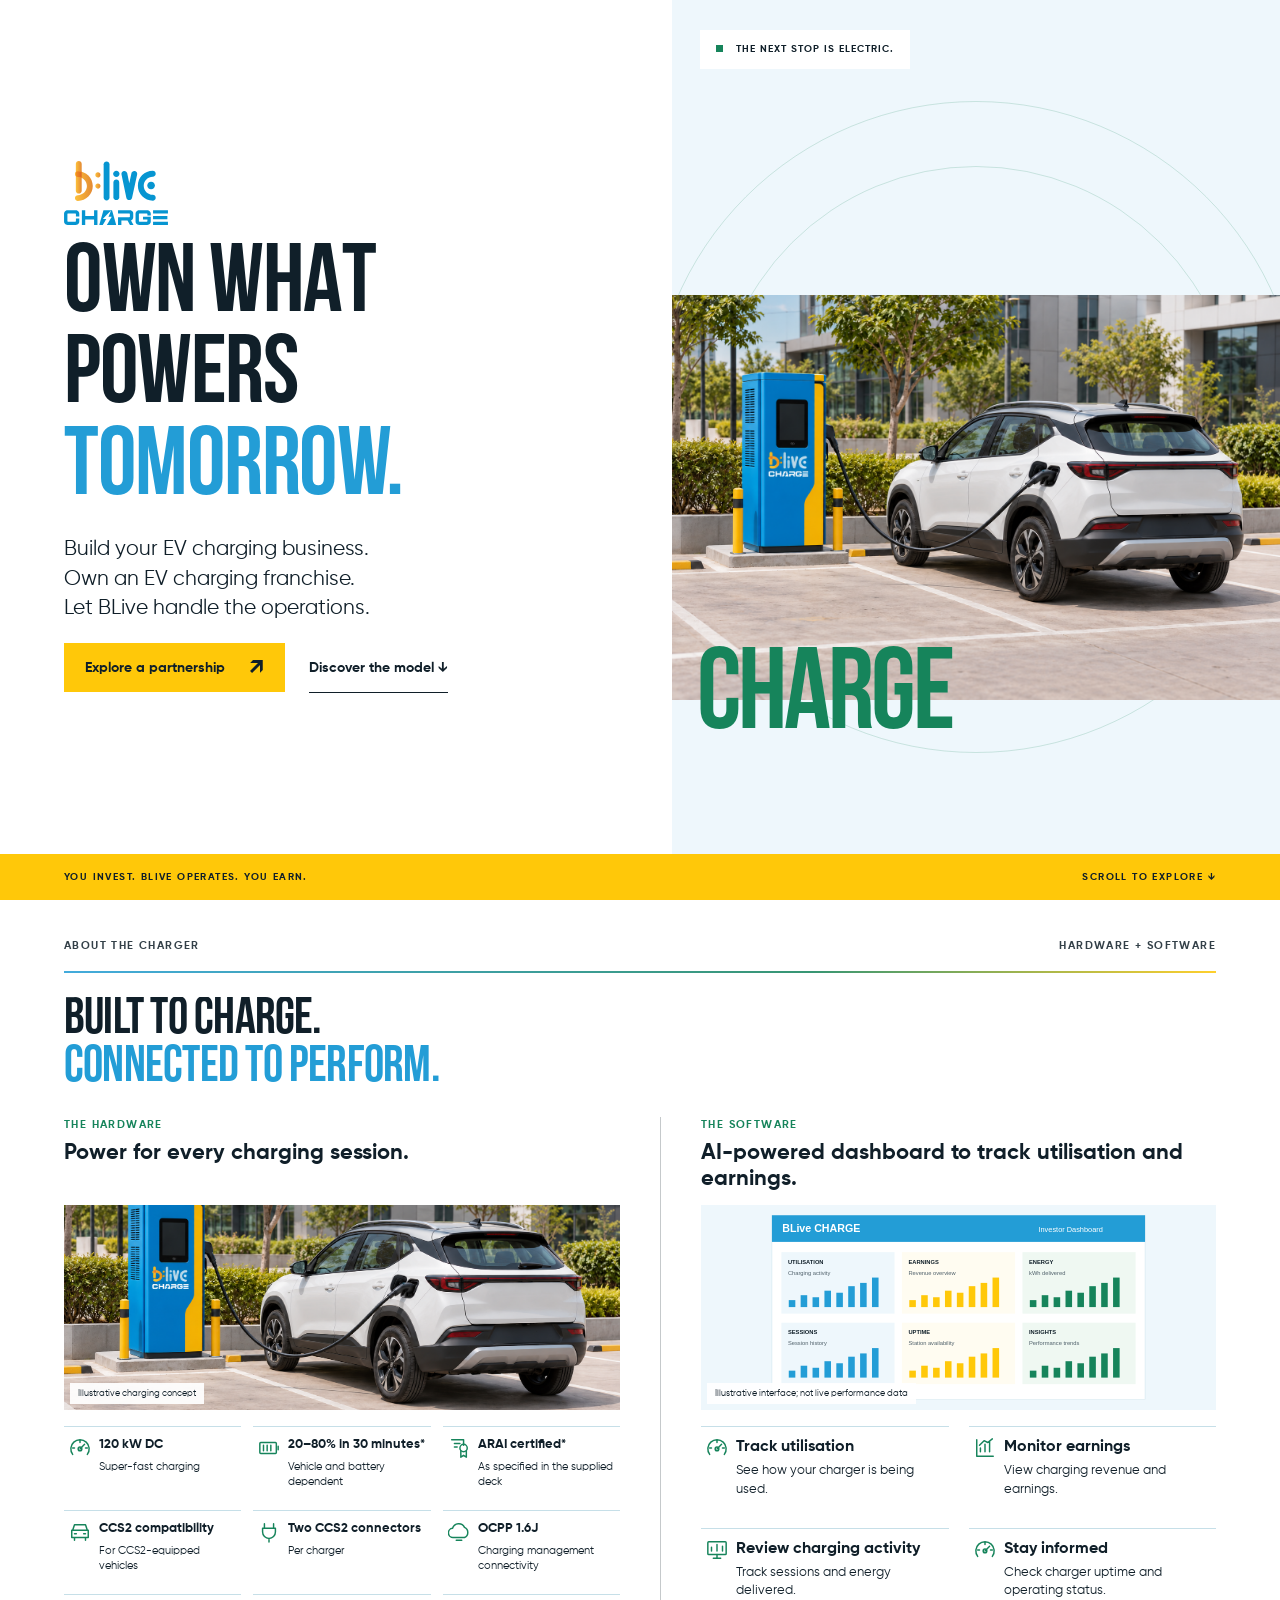
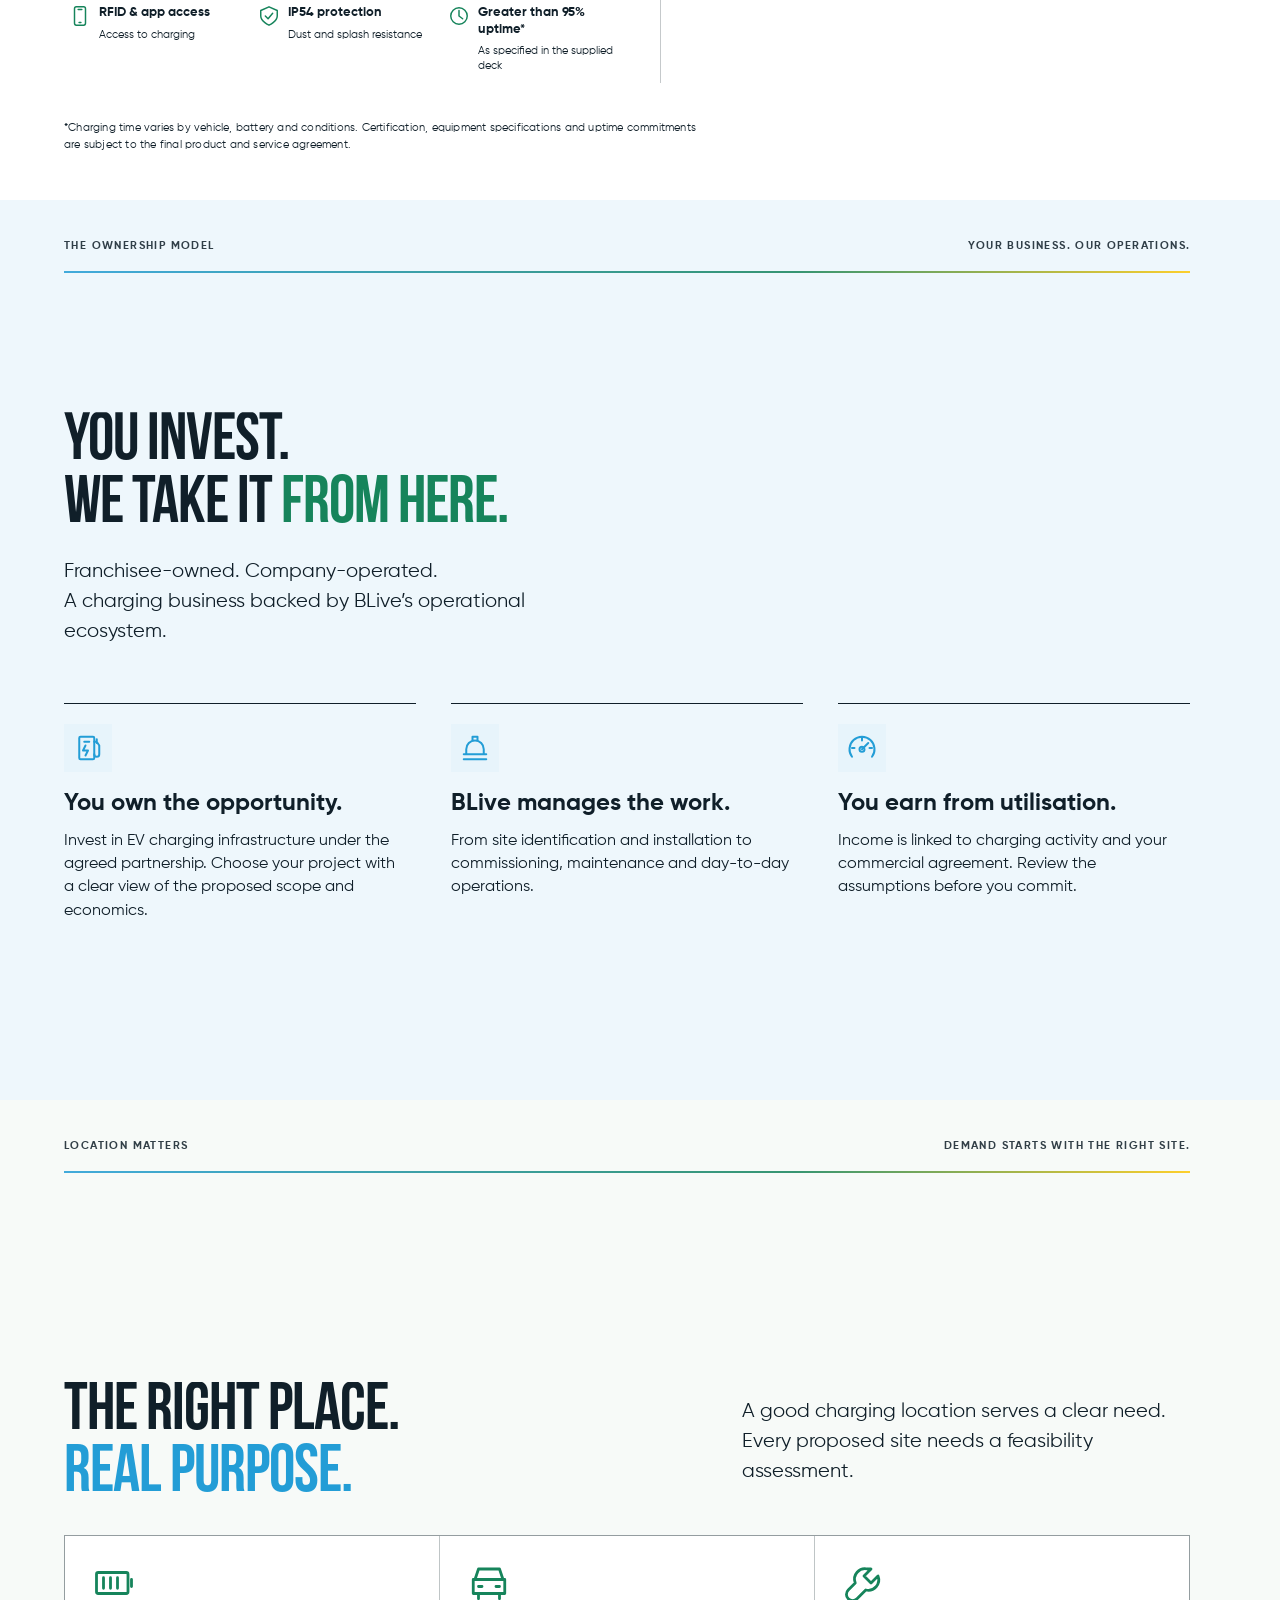
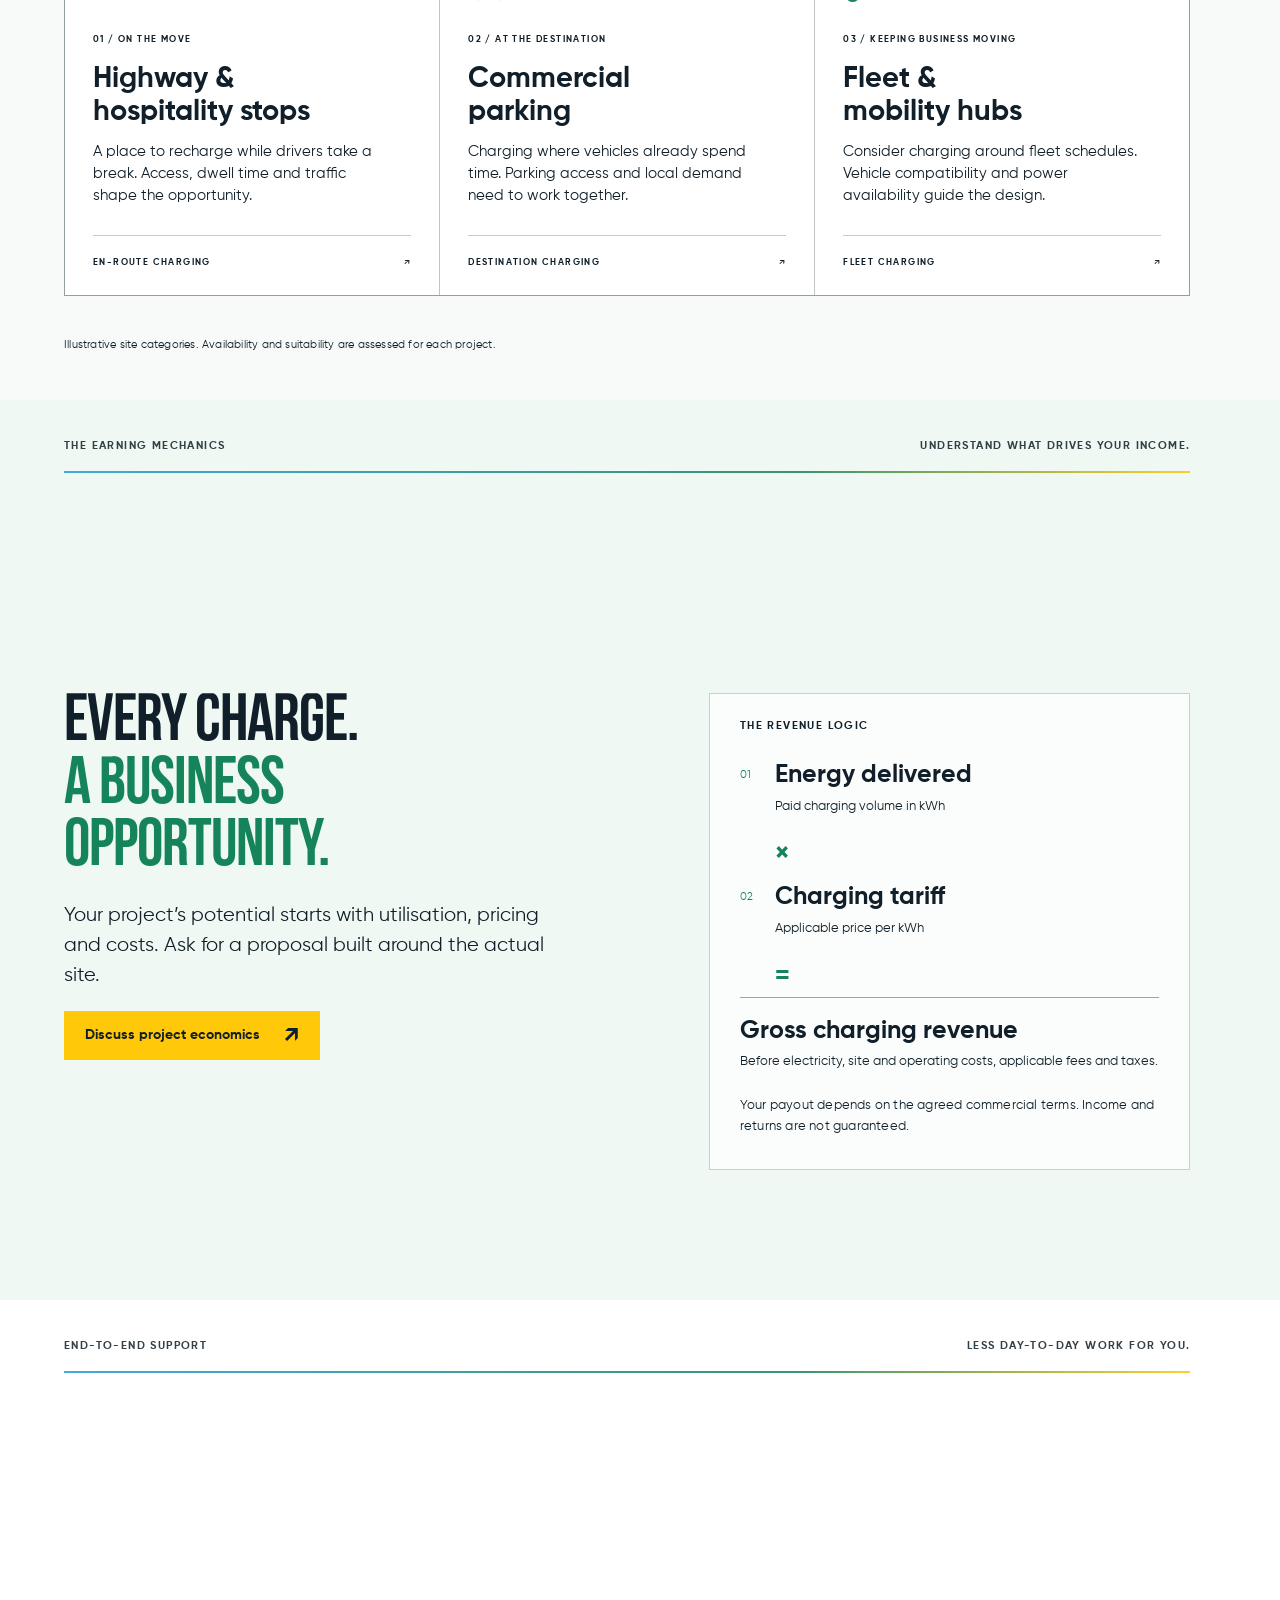
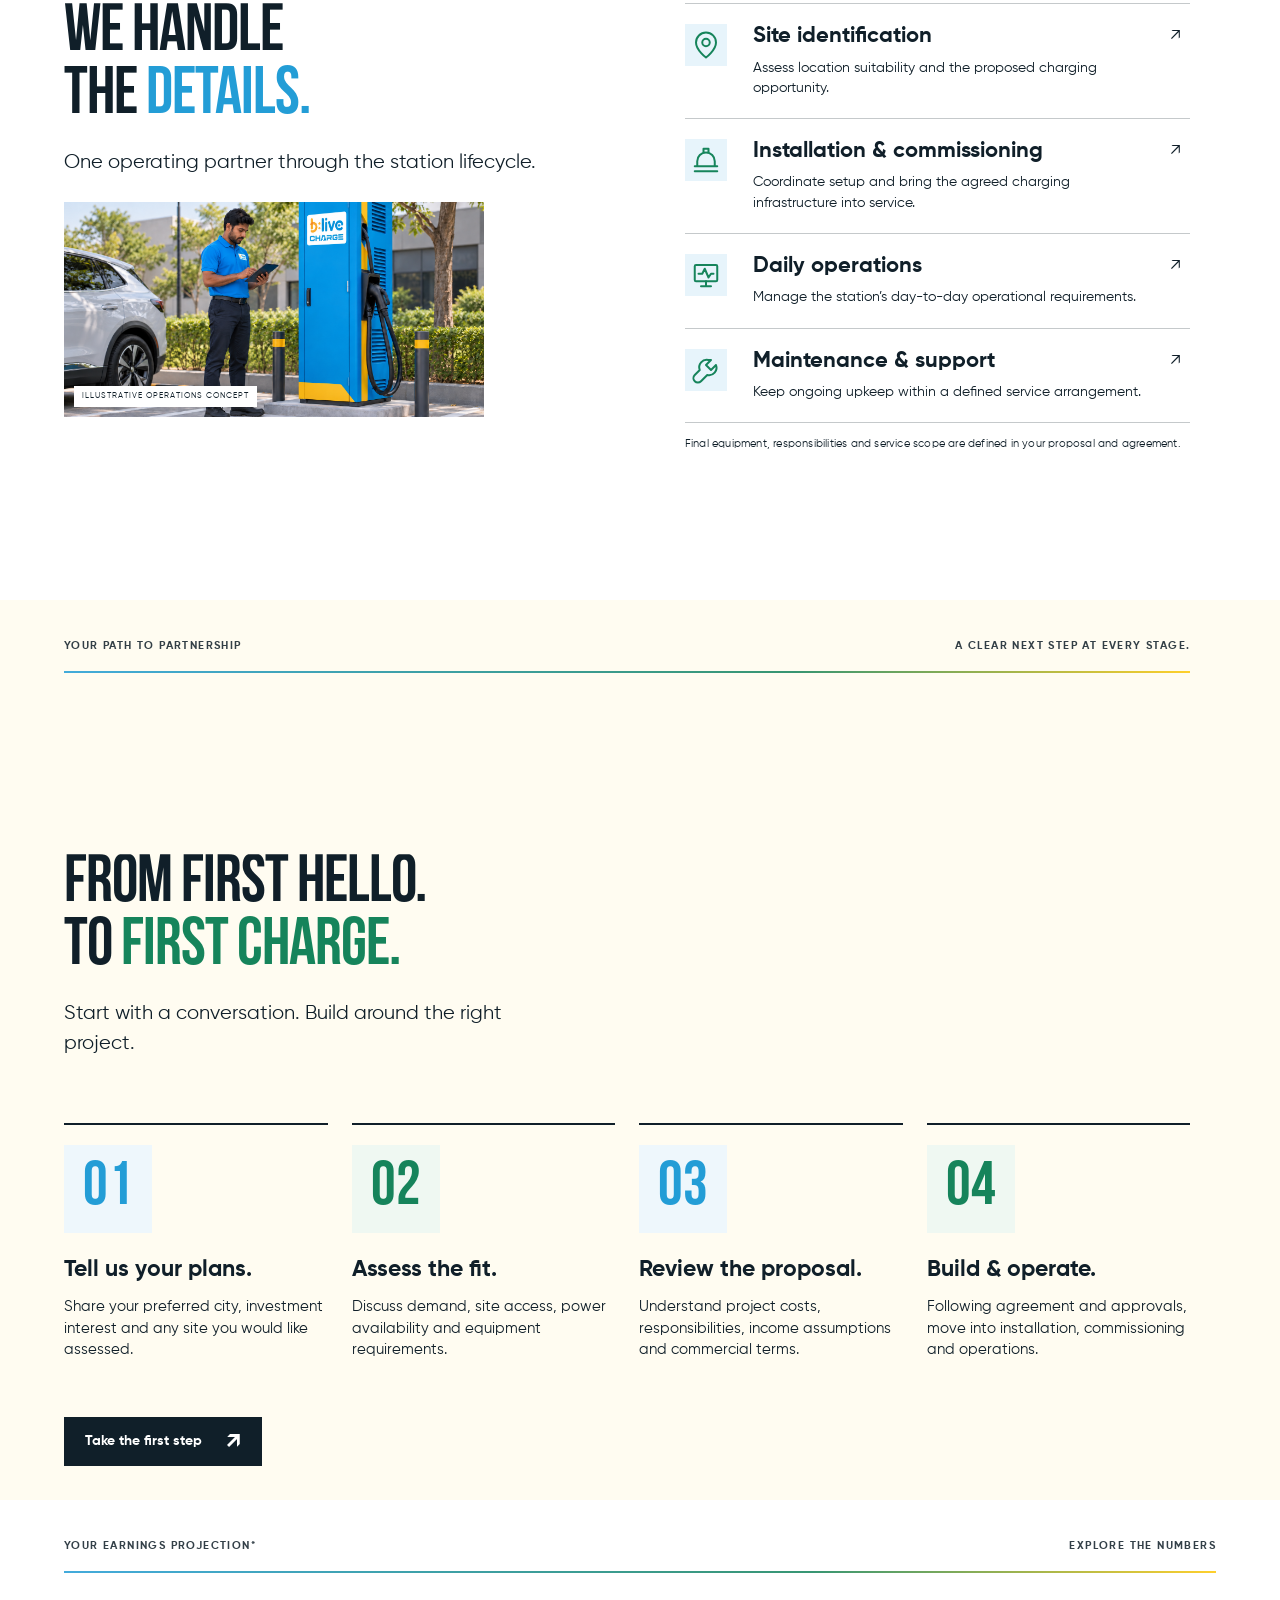
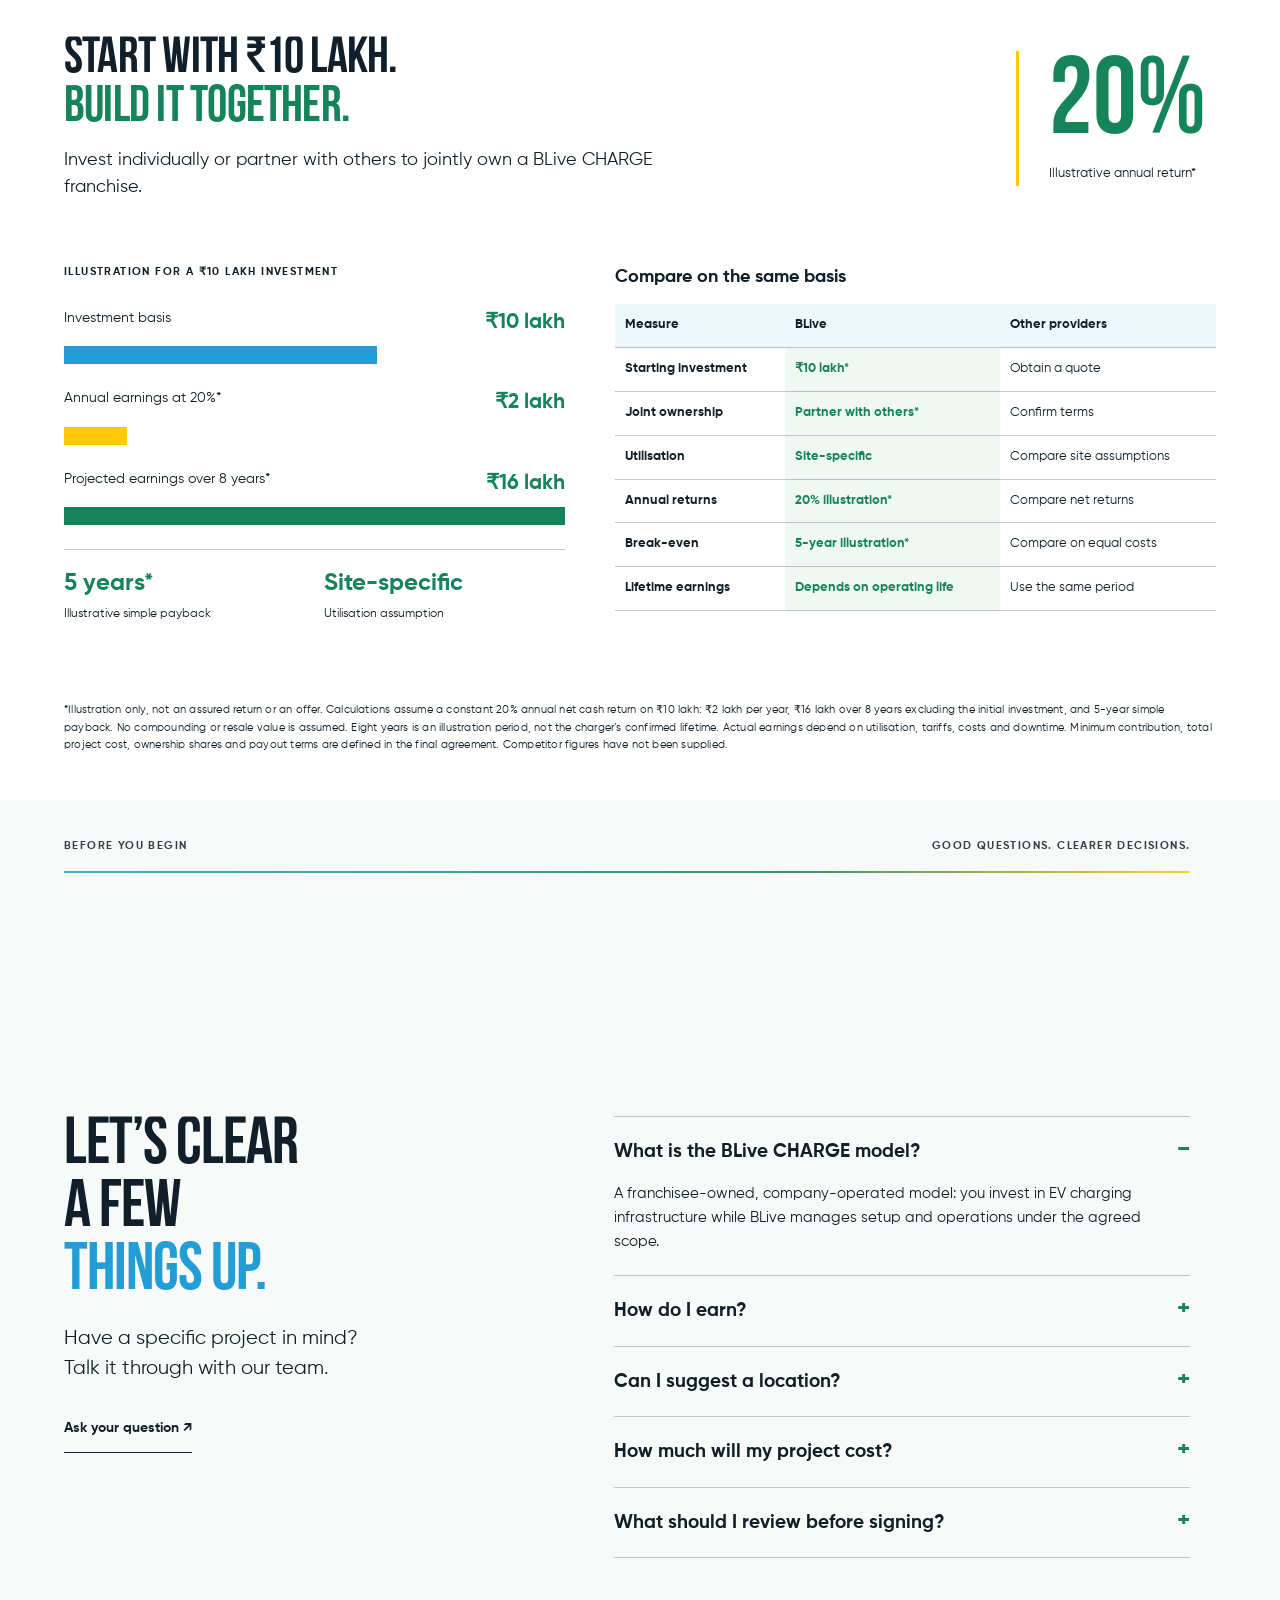
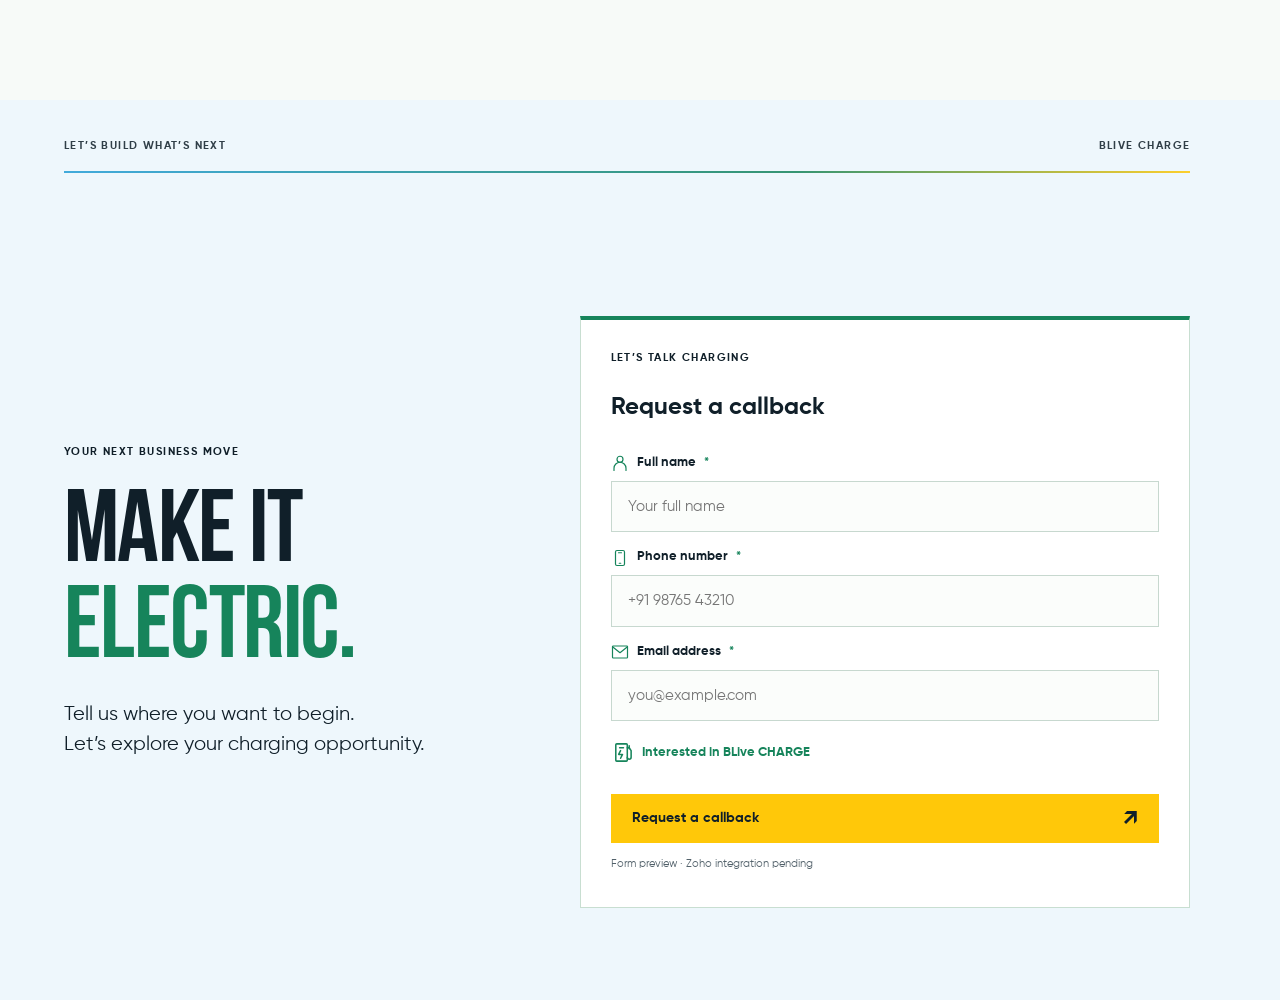
<file: index.html>
<!doctype html>
<html lang="en"><head><meta charset="utf-8"><meta name="viewport" content="width=device-width,initial-scale=1"><meta name="description" content="Build an EV charging business with BLive CHARGE. Explore managed operations, location suitability and utilisation-based income."><title>BLive CHARGE | Own what powers tomorrow</title><link rel="stylesheet" href="styles.css"></head>
<body style="margin:0"><div id="blive-charge"><a class="skip" href="#main">Skip to content</a><div class="progress" aria-hidden="true"></div>


<main id="main">
<section class="panel hero" id="start"><div class="hero-copy"><img class="page-brand" src="assets/charge-logo.svg" alt="BLive CHARGE"><h1>OWN WHAT<br>POWERS<br><em>TOMORROW.</em></h1><p class="intro">Build your EV charging business.<br>Own an EV charging franchise.<br>Let BLive handle the operations.</p><a class="button yellow" href="#connect">Explore a partnership <span>↗</span></a><a class="text-link" href="#model">Discover the model <span>↓</span></a></div><div class="hero-art"><img src="assets/charging-charge-logo.png" alt="Illustrative concept of a blue and yellow EV charger connected to a car in commercial parking"><div class="image-tag"><span class="status"></span> THE NEXT STOP IS ELECTRIC.</div><div class="hero-word" aria-hidden="true">CHARGE</div></div><div class="section-foot"><span>YOU INVEST. BLIVE OPERATES. YOU EARN.</span><a href="#model">SCROLL TO EXPLORE ↓</a></div></section>
<section class="panel white" id="about-charger"><div class="section-top"><span>ABOUT THE CHARGER</span><span>HARDWARE + SOFTWARE</span></div><div class="reveal"><h2>BUILT TO CHARGE.<br><em>CONNECTED TO PERFORM.</em></h2></div><div class="charger-columns"><article class="charger-half"><p class="eyebrow">THE HARDWARE</p><h3>Power for every charging session.</h3><figure class="charger-visual"><img src="assets/charging-charge-logo.png" alt="Illustrative BLive CHARGE charger with its cable and charging connector connected to an electric car" loading="lazy"><figcaption>Illustrative charging concept</figcaption></figure><ul class="spec-grid"><li><svg class="line-icon" viewBox="0 0 24 24" fill="none" stroke="currentColor" stroke-width="1.6" stroke-linecap="round" stroke-linejoin="round" aria-hidden="true"><path d="M4 19a10 10 0 1 1 16 0M12 13l5-5M6 12H4m8-8v2m8 6h-2"/><circle cx="12" cy="13" r="2"/></svg><span><strong>120 kW DC</strong><small>Super-fast charging</small></span></li><li><svg class="line-icon" viewBox="0 0 24 24" fill="none" stroke="currentColor" stroke-width="1.6" stroke-linecap="round" stroke-linejoin="round" aria-hidden="true"><rect x="2" y="6" width="18" height="12" rx="1"/><path d="M22 10v4M6 9v6m4-6v6m4-6v6"/></svg><span><strong>20–80% in 30 minutes*</strong><small>Vehicle and battery dependent</small></span></li><li><svg class="line-icon" viewBox="0 0 24 24" fill="none" stroke="currentColor" stroke-width="1.6" stroke-linecap="round" stroke-linejoin="round" aria-hidden="true"><path d="M14 15v7l3-2 3 2v-7M4 3h13v6M7 7h6M7 11h3"/><circle cx="17" cy="12" r="4"/></svg><span><strong>ARAI certified*</strong><small>As specified in the supplied deck</small></span></li><li><svg class="line-icon" viewBox="0 0 24 24" fill="none" stroke="currentColor" stroke-width="1.6" stroke-linecap="round" stroke-linejoin="round" aria-hidden="true"><path d="m4 10 2-6h12l2 6M3 10h18v8H3ZM6 18v3m12-3v3M6 14h2m8 0h2"/></svg><span><strong>CCS2 compatibility</strong><small>For CCS2-equipped vehicles</small></span></li><li><svg class="line-icon" viewBox="0 0 24 24" fill="none" stroke="currentColor" stroke-width="1.6" stroke-linecap="round" stroke-linejoin="round" aria-hidden="true"><path d="M7 3v5m10-5v5M5 8h14v4a7 7 0 0 1-14 0ZM12 19v4"/></svg><span><strong>Two CCS2 connectors</strong><small>Per charger</small></span></li><li><svg class="line-icon" viewBox="0 0 24 24" fill="none" stroke="currentColor" stroke-width="1.6" stroke-linecap="round" stroke-linejoin="round" aria-hidden="true"><path d="M6 18a5 5 0 0 1-1-10 7 7 0 0 1 13-1 6 6 0 0 1 0 11ZM9 21h6"/></svg><span><strong>OCPP 1.6J</strong><small>Charging management connectivity</small></span></li><li><svg class="line-icon" viewBox="0 0 24 24" fill="none" stroke="currentColor" stroke-width="1.6" stroke-linecap="round" stroke-linejoin="round" aria-hidden="true"><rect x="6" y="2" width="12" height="20" rx="2"/><path d="M10 5h4m-3 14h2"/></svg><span><strong>RFID & app access</strong><small>Access to charging</small></span></li><li><svg class="line-icon" viewBox="0 0 24 24" fill="none" stroke="currentColor" stroke-width="1.6" stroke-linecap="round" stroke-linejoin="round" aria-hidden="true"><path d="m12 2 9 4v6c0 6-9 10-9 10S3 18 3 12V6ZM8 12l3 3 5-6"/></svg><span><strong>IP54 protection</strong><small>Dust and splash resistance</small></span></li><li><svg class="line-icon" viewBox="0 0 24 24" fill="none" stroke="currentColor" stroke-width="1.6" stroke-linecap="round" stroke-linejoin="round" aria-hidden="true"><circle cx="12" cy="12" r="9"/><path d="M12 6v6l4 3"/></svg><span><strong>Greater than 95% uptime*</strong><small>As specified in the supplied deck</small></span></li></ul></article><article class="charger-half"><p class="eyebrow">THE SOFTWARE</p><h3>AI-powered dashboard to track utilisation and earnings.</h3><figure class="charger-visual dashboard-visual"><svg class="dashboard-art" role="img" aria-label="Illustrative BLive dashboard; not live performance data" xmlns="http://www.w3.org/2000/svg" width="960" height="500" viewBox="0 0 960 500"><rect width="960" height="500" fill="#eef7fc"/><rect x="25" y="25" width="910" height="450" fill="white" stroke="#c6dfe8"/><rect x="25" y="25" width="910" height="65" fill="#239dd6"/><g font-family="Arial,sans-serif"><text x="50" y="66" fill="white" font-size="26" font-weight="bold">BLive CHARGE</text><text x="675" y="65" fill="white" font-size="18">Investor Dashboard</text><rect x="48" y="115" width="276" height="150" fill="#eef7fc"/><text x="64" y="143" font-size="14" font-weight="bold" fill="#101f29">UTILISATION</text><text x="64" y="170" font-size="14" fill="#50616b">Charging activity</text><rect class="dashboard-bar" style="--bar-delay:65ms" x="66" y="232" width="16" height="17" fill="#239dd6"/><rect class="dashboard-bar" style="--bar-delay:130ms" x="95" y="220" width="16" height="29" fill="#239dd6"/><rect class="dashboard-bar" style="--bar-delay:195ms" x="124" y="225" width="16" height="24" fill="#239dd6"/><rect class="dashboard-bar" style="--bar-delay:260ms" x="153" y="209" width="16" height="40" fill="#239dd6"/><rect class="dashboard-bar" style="--bar-delay:325ms" x="182" y="214" width="16" height="35" fill="#239dd6"/><rect class="dashboard-bar" style="--bar-delay:390ms" x="211" y="198" width="16" height="51" fill="#239dd6"/><rect class="dashboard-bar" style="--bar-delay:455ms" x="240" y="190" width="16" height="59" fill="#239dd6"/><rect class="dashboard-bar" style="--bar-delay:0ms" x="269" y="177" width="16" height="72" fill="#239dd6"/><rect x="342" y="115" width="276" height="150" fill="#fffcf1"/><text x="358" y="143" font-size="14" font-weight="bold" fill="#101f29">EARNINGS</text><text x="358" y="170" font-size="14" fill="#50616b">Revenue overview</text><rect class="dashboard-bar" style="--bar-delay:65ms" x="360" y="232" width="16" height="17" fill="#ffc809"/><rect class="dashboard-bar" style="--bar-delay:130ms" x="389" y="220" width="16" height="29" fill="#ffc809"/><rect class="dashboard-bar" style="--bar-delay:195ms" x="418" y="225" width="16" height="24" fill="#ffc809"/><rect class="dashboard-bar" style="--bar-delay:260ms" x="447" y="209" width="16" height="40" fill="#ffc809"/><rect class="dashboard-bar" style="--bar-delay:325ms" x="476" y="214" width="16" height="35" fill="#ffc809"/><rect class="dashboard-bar" style="--bar-delay:390ms" x="505" y="198" width="16" height="51" fill="#ffc809"/><rect class="dashboard-bar" style="--bar-delay:455ms" x="534" y="190" width="16" height="59" fill="#ffc809"/><rect class="dashboard-bar" style="--bar-delay:0ms" x="563" y="177" width="16" height="72" fill="#ffc809"/><rect x="636" y="115" width="276" height="150" fill="#eff8f2"/><text x="652" y="143" font-size="14" font-weight="bold" fill="#101f29">ENERGY</text><text x="652" y="170" font-size="14" fill="#50616b">kWh delivered</text><rect class="dashboard-bar" style="--bar-delay:65ms" x="654" y="232" width="16" height="17" fill="#16845b"/><rect class="dashboard-bar" style="--bar-delay:130ms" x="683" y="220" width="16" height="29" fill="#16845b"/><rect class="dashboard-bar" style="--bar-delay:195ms" x="712" y="225" width="16" height="24" fill="#16845b"/><rect class="dashboard-bar" style="--bar-delay:260ms" x="741" y="209" width="16" height="40" fill="#16845b"/><rect class="dashboard-bar" style="--bar-delay:325ms" x="770" y="214" width="16" height="35" fill="#16845b"/><rect class="dashboard-bar" style="--bar-delay:390ms" x="799" y="198" width="16" height="51" fill="#16845b"/><rect class="dashboard-bar" style="--bar-delay:455ms" x="828" y="190" width="16" height="59" fill="#16845b"/><rect class="dashboard-bar" style="--bar-delay:0ms" x="857" y="177" width="16" height="72" fill="#16845b"/><rect x="48" y="287" width="276" height="150" fill="#eef7fc"/><text x="64" y="315" font-size="14" font-weight="bold" fill="#101f29">SESSIONS</text><text x="64" y="342" font-size="14" fill="#50616b">Session history</text><rect class="dashboard-bar" style="--bar-delay:65ms" x="66" y="404" width="16" height="17" fill="#239dd6"/><rect class="dashboard-bar" style="--bar-delay:130ms" x="95" y="392" width="16" height="29" fill="#239dd6"/><rect class="dashboard-bar" style="--bar-delay:195ms" x="124" y="397" width="16" height="24" fill="#239dd6"/><rect class="dashboard-bar" style="--bar-delay:260ms" x="153" y="381" width="16" height="40" fill="#239dd6"/><rect class="dashboard-bar" style="--bar-delay:325ms" x="182" y="386" width="16" height="35" fill="#239dd6"/><rect class="dashboard-bar" style="--bar-delay:390ms" x="211" y="370" width="16" height="51" fill="#239dd6"/><rect class="dashboard-bar" style="--bar-delay:455ms" x="240" y="362" width="16" height="59" fill="#239dd6"/><rect class="dashboard-bar" style="--bar-delay:0ms" x="269" y="349" width="16" height="72" fill="#239dd6"/><rect x="342" y="287" width="276" height="150" fill="#fffcf1"/><text x="358" y="315" font-size="14" font-weight="bold" fill="#101f29">UPTIME</text><text x="358" y="342" font-size="14" fill="#50616b">Station availability</text><rect class="dashboard-bar" style="--bar-delay:65ms" x="360" y="404" width="16" height="17" fill="#ffc809"/><rect class="dashboard-bar" style="--bar-delay:130ms" x="389" y="392" width="16" height="29" fill="#ffc809"/><rect class="dashboard-bar" style="--bar-delay:195ms" x="418" y="397" width="16" height="24" fill="#ffc809"/><rect class="dashboard-bar" style="--bar-delay:260ms" x="447" y="381" width="16" height="40" fill="#ffc809"/><rect class="dashboard-bar" style="--bar-delay:325ms" x="476" y="386" width="16" height="35" fill="#ffc809"/><rect class="dashboard-bar" style="--bar-delay:390ms" x="505" y="370" width="16" height="51" fill="#ffc809"/><rect class="dashboard-bar" style="--bar-delay:455ms" x="534" y="362" width="16" height="59" fill="#ffc809"/><rect class="dashboard-bar" style="--bar-delay:0ms" x="563" y="349" width="16" height="72" fill="#ffc809"/><rect x="636" y="287" width="276" height="150" fill="#eff8f2"/><text x="652" y="315" font-size="14" font-weight="bold" fill="#101f29">INSIGHTS</text><text x="652" y="342" font-size="14" fill="#50616b">Performance trends</text><rect class="dashboard-bar" style="--bar-delay:65ms" x="654" y="404" width="16" height="17" fill="#16845b"/><rect class="dashboard-bar" style="--bar-delay:130ms" x="683" y="392" width="16" height="29" fill="#16845b"/><rect class="dashboard-bar" style="--bar-delay:195ms" x="712" y="397" width="16" height="24" fill="#16845b"/><rect class="dashboard-bar" style="--bar-delay:260ms" x="741" y="381" width="16" height="40" fill="#16845b"/><rect class="dashboard-bar" style="--bar-delay:325ms" x="770" y="386" width="16" height="35" fill="#16845b"/><rect class="dashboard-bar" style="--bar-delay:390ms" x="799" y="370" width="16" height="51" fill="#16845b"/><rect class="dashboard-bar" style="--bar-delay:455ms" x="828" y="362" width="16" height="59" fill="#16845b"/><rect class="dashboard-bar" style="--bar-delay:0ms" x="857" y="349" width="16" height="72" fill="#16845b"/></g></svg><figcaption>Illustrative interface; not live performance data</figcaption></figure><ul class="software-list"><li><svg class="line-icon" viewBox="0 0 24 24" fill="none" stroke="currentColor" stroke-width="1.6" stroke-linecap="round" stroke-linejoin="round" aria-hidden="true"><path d="M4 19a10 10 0 1 1 16 0M12 13l5-5M6 12H4m8-8v2m8 6h-2"/><circle cx="12" cy="13" r="2"/></svg><span><strong>Track utilisation</strong><small>See how your charger is being used.</small></span></li><li><svg class="line-icon" viewBox="0 0 24 24" fill="none" stroke="currentColor" stroke-width="1.6" stroke-linecap="round" stroke-linejoin="round" aria-hidden="true"><path d="M3 3v18h18M7 16v-4m5 4V8m5 8V5M6 9l5-5 4 2 5-4"/></svg><span><strong>Monitor earnings</strong><small>View charging revenue and earnings.</small></span></li><li><svg class="line-icon" viewBox="0 0 24 24" fill="none" stroke="currentColor" stroke-width="1.6" stroke-linecap="round" stroke-linejoin="round" aria-hidden="true"><rect x="2" y="3" width="20" height="14" rx="1"/><path d="M8 21h8m-4-4v4M6 13V9m6 4V6m6 7V8"/></svg><span><strong>Review charging activity</strong><small>Track sessions and energy delivered.</small></span></li><li><svg class="line-icon" viewBox="0 0 24 24" fill="none" stroke="currentColor" stroke-width="1.6" stroke-linecap="round" stroke-linejoin="round" aria-hidden="true"><path d="M4 19a10 10 0 1 1 16 0M12 13l5-5M6 12H4m8-8v2m8 6h-2"/><circle cx="12" cy="13" r="2"/></svg><span><strong>Stay informed</strong><small>Check charger uptime and operating status.</small></span></li></ul></article></div><p class="note">*Charging time varies by vehicle, battery and conditions. Certification, equipment specifications and uptime commitments are subject to the final product and service agreement.</p></section><section class="panel blue" id="model"><div class="section-top"><span>THE OWNERSHIP MODEL</span><span>YOUR BUSINESS. OUR OPERATIONS.</span></div><div class="reveal"><h2>YOU INVEST.<br>WE TAKE IT <em>FROM HERE.</em></h2><p class="lead">Franchisee-owned. Company-operated.<br>A charging business backed by BLive’s operational ecosystem.</p></div><div class="model-grid"><article class="line-box reveal"><span class="feature-mark"><svg class="line-icon" viewBox="0 0 24 24" fill="none" stroke="currentColor" stroke-width="1.6" stroke-linecap="round" stroke-linejoin="round" aria-hidden="true"><rect x="5" y="3" width="12" height="18" rx="1"/><path d="M9 7h4m-3 3-2 4h4l-2 4m7-11h2l2 3v7a2 2 0 0 1-4 0M19 5v3"/></svg></span><h3>You own the opportunity.</h3><p>Invest in EV charging infrastructure under the agreed partnership. Choose your project with a clear view of the proposed scope and economics.</p></article><article class="line-box reveal"><span class="feature-mark"><svg class="line-icon" viewBox="0 0 24 24" fill="none" stroke="currentColor" stroke-width="1.6" stroke-linecap="round" stroke-linejoin="round" aria-hidden="true"><path d="M3 17h18M5 17v-4a7 7 0 0 1 14 0v4M10 6V3h4v3M3 21h18"/></svg></span><h3>BLive manages the work.</h3><p>From site identification and installation to commissioning, maintenance and day-to-day operations.</p></article><article class="line-box reveal"><span class="feature-mark"><svg class="line-icon" viewBox="0 0 24 24" fill="none" stroke="currentColor" stroke-width="1.6" stroke-linecap="round" stroke-linejoin="round" aria-hidden="true"><path d="M4 19a10 10 0 1 1 16 0M12 13l5-5M6 12H4m8-8v2m8 6h-2"/><circle cx="12" cy="13" r="2"/></svg></span><h3>You earn from utilisation.</h3><p>Income is linked to charging activity and your commercial agreement. Review the assumptions before you commit.</p></article></div></section>
<section class="panel cream" id="locations"><div class="section-top"><span>LOCATION MATTERS</span><span>DEMAND STARTS WITH THE RIGHT SITE.</span></div><div class="split-heading reveal"><h2>THE RIGHT PLACE.<br><em>REAL PURPOSE.</em></h2><p class="lead">A good charging location serves a clear need. Every proposed site needs a feasibility assessment.</p></div><div class="location-grid"><article class="location reveal"><span class="site-icon"><svg class="line-icon" viewBox="0 0 24 24" fill="none" stroke="currentColor" stroke-width="1.6" stroke-linecap="round" stroke-linejoin="round" aria-hidden="true"><rect x="2" y="6" width="18" height="12" rx="1"/><path d="M22 10v4M6 9v6m4-6v6m4-6v6"/></svg></span><span class="small">01 / ON THE MOVE</span><h3>Highway &amp;<br>hospitality stops</h3><p>A place to recharge while drivers take a break. Access, dwell time and traffic shape the opportunity.</p><span class="location-bottom">EN-ROUTE CHARGING <span>↗</span></span></article><article class="location reveal"><span class="site-icon"><svg class="line-icon" viewBox="0 0 24 24" fill="none" stroke="currentColor" stroke-width="1.6" stroke-linecap="round" stroke-linejoin="round" aria-hidden="true"><path d="m4 10 2-6h12l2 6M3 10h18v8H3ZM6 18v3m12-3v3M6 14h2m8 0h2"/></svg></span><span class="small">02 / AT THE DESTINATION</span><h3>Commercial <br>parking</h3><p>Charging where vehicles already spend time. Parking access and local demand need to work together.</p><span class="location-bottom">DESTINATION CHARGING <span>↗</span></span></article><article class="location reveal"><span class="site-icon"><svg class="line-icon" viewBox="0 0 24 24" fill="none" stroke="currentColor" stroke-width="1.6" stroke-linecap="round" stroke-linejoin="round" aria-hidden="true"><path d="M14 4a6 6 0 0 0-7 8L3 16a3 3 0 0 0 5 5l5-5a6 6 0 0 0 7-8l-4 4-4-4 4-4Z"/></svg></span><span class="small">03 / KEEPING BUSINESS MOVING</span><h3>Fleet &amp; <br>mobility hubs</h3><p>Consider charging around fleet schedules. Vehicle compatibility and power availability guide the design.</p><span class="location-bottom">FLEET CHARGING <span>↗</span></span></article></div><p class="note">Illustrative site categories. Availability and suitability are assessed for each project.</p></section>
<section class="panel dark" id="economics"><div class="section-top"><span>THE EARNING MECHANICS</span><span>UNDERSTAND WHAT DRIVES YOUR INCOME.</span></div><div class="economics-layout"><div class="reveal"><h2>EVERY CHARGE.<br><em>A BUSINESS<br>OPPORTUNITY.</em></h2><p class="lead">Your project’s potential starts with utilisation, pricing and costs. Ask for a proposal built around the actual site.</p><a href="#connect" class="button yellow">Discuss project economics <span>↗</span></a></div><div class="formula reveal"><span class="small">THE REVENUE LOGIC</span><div><span>01</span><h3>Energy delivered</h3><p>Paid charging volume in kWh</p></div><b class="operator">×</b><div><span>02</span><h3>Charging tariff</h3><p>Applicable price per kWh</p></div><b class="operator">=</b><div class="result"><h3>Gross charging revenue</h3><p>Before electricity, site and operating costs, applicable fees and taxes.</p></div><p class="note">Your payout depends on the agreed commercial terms. Income and returns are not guaranteed.</p></div></div></section>
<section class="panel white" id="operations"><div class="section-top"><span>END-TO-END SUPPORT</span><span>LESS DAY-TO-DAY WORK FOR YOU.</span></div><div class="operations-layout"><div class="reveal"><h2>WE HANDLE<br>THE <em>DETAILS.</em></h2><p class="lead">One operating partner through the station lifecycle.</p><figure class="operations-photo"><img src="assets/operations-charge-logo.png" alt="Illustrative concept of a service engineer inspecting an EV charger" loading="lazy"><figcaption>ILLUSTRATIVE OPERATIONS CONCEPT</figcaption></figure></div><div class="services"><article class="service reveal"><span class="feature-mark"><svg class="line-icon" viewBox="0 0 24 24" fill="none" stroke="currentColor" stroke-width="1.6" stroke-linecap="round" stroke-linejoin="round" aria-hidden="true"><path d="M20 10c0 6-8 12-8 12S4 16 4 10a8 8 0 0 1 16 0Z"/><circle cx="12" cy="10" r="3"/></svg></span><div><h3>Site identification</h3><p>Assess location suitability and the proposed charging opportunity.</p></div><b>↗</b></article><article class="service reveal"><span class="feature-mark"><svg class="line-icon" viewBox="0 0 24 24" fill="none" stroke="currentColor" stroke-width="1.6" stroke-linecap="round" stroke-linejoin="round" aria-hidden="true"><path d="M3 17h18M5 17v-4a7 7 0 0 1 14 0v4M10 6V3h4v3M3 21h18"/></svg></span><div><h3>Installation &amp; commissioning</h3><p>Coordinate setup and bring the agreed charging infrastructure into service.</p></div><b>↗</b></article><article class="service reveal"><span class="feature-mark"><svg class="line-icon" viewBox="0 0 24 24" fill="none" stroke="currentColor" stroke-width="1.6" stroke-linecap="round" stroke-linejoin="round" aria-hidden="true"><rect x="3" y="4" width="18" height="13" rx="1"/><path d="M8 21h8m-4-4v4M6 11h3l2-4 3 7 2-3h2"/></svg></span><div><h3>Daily operations</h3><p>Manage the station’s day-to-day operational requirements.</p></div><b>↗</b></article><article class="service reveal"><span class="feature-mark"><svg class="line-icon" viewBox="0 0 24 24" fill="none" stroke="currentColor" stroke-width="1.6" stroke-linecap="round" stroke-linejoin="round" aria-hidden="true"><path d="M14 4a6 6 0 0 0-7 8L3 16a3 3 0 0 0 5 5l5-5a6 6 0 0 0 7-8l-4 4-4-4 4-4Z"/></svg></span><div><h3>Maintenance &amp; support</h3><p>Keep ongoing upkeep within a defined service arrangement.</p></div><b>↗</b></article><p class="note">Final equipment, responsibilities and service scope are defined in your proposal and agreement.</p></div></div></section>
<section class="panel yellow-panel" id="journey"><div class="section-top"><span>YOUR PATH TO PARTNERSHIP</span><span>A CLEAR NEXT STEP AT EVERY STAGE.</span></div><div class="reveal"><h2>FROM FIRST HELLO.<br>TO <em>FIRST CHARGE.</em></h2><p class="lead">Start with a conversation. Build around the right project.</p></div><div class="steps"><article class="reveal"><span>01</span><h3>Tell us your plans.</h3><p>Share your preferred city, investment interest and any site you would like assessed.</p></article><article class="reveal"><span>02</span><h3>Assess the fit.</h3><p>Discuss demand, site access, power availability and equipment requirements.</p></article><article class="reveal"><span>03</span><h3>Review the proposal.</h3><p>Understand project costs, responsibilities, income assumptions and commercial terms.</p></article><article class="reveal"><span>04</span><h3>Build &amp; operate.</h3><p>Following agreement and approvals, move into installation, commissioning and operations.</p></article></div><a class="button ink" href="#connect">Take the first step <span>↗</span></a></section>
<section class="panel yellow-panel" id="earnings-projection"><div class="section-top"><span>YOUR EARNINGS PROJECTION*</span><span>EXPLORE THE NUMBERS</span></div><div class="projection-heading reveal"><div><h2>START WITH ₹10 LAKH.<br><em>BUILD IT TOGETHER.</em></h2><p class="lead">Invest individually or partner with others to jointly own a BLive CHARGE franchise.</p></div><div class="projection-rate"><strong>20%</strong><span>Illustrative annual return*</span></div></div><div class="projection-layout"><div class="reveal"><p class="eyebrow">ILLUSTRATION FOR A ₹10 LAKH INVESTMENT</p><div class="earn-bars"><div><span>Investment basis</span><b>₹10 lakh</b><i style="--bar:62.5%"></i></div><div><span>Annual earnings at 20%*</span><b>₹2 lakh</b><i style="--bar:12.5%"></i></div><div><span>Projected earnings over 8 years*</span><b>₹16 lakh</b><i style="--bar:100%"></i></div></div><div class="earn-summary"><div><strong>5 years*</strong><span>Illustrative simple payback</span></div><div><strong>Site-specific</strong><span>Utilisation assumption</span></div></div></div><div class="reveal"><table class="earn-table"><caption>Compare on the same basis</caption><thead><tr><th>Measure</th><th>BLive</th><th>Other providers</th></tr></thead><tbody><tr><th>Starting investment</th><td>₹10 lakh*</td><td>Obtain a quote</td></tr><tr><th>Joint ownership</th><td>Partner with others*</td><td>Confirm terms</td></tr><tr><th>Utilisation</th><td>Site-specific</td><td>Compare site assumptions</td></tr><tr><th>Annual returns</th><td>20% illustration*</td><td>Compare net returns</td></tr><tr><th>Break-even</th><td>5-year illustration*</td><td>Compare on equal costs</td></tr><tr><th>Lifetime earnings</th><td>Depends on operating life</td><td>Use the same period</td></tr></tbody></table></div></div><p class="note projection-note">*Illustration only, not an assured return or an offer. Calculations assume a constant 20% annual net cash return on ₹10 lakh: ₹2 lakh per year, ₹16 lakh over 8 years excluding the initial investment, and 5-year simple payback. No compounding or resale value is assumed. Eight years is an illustration period, not the charger’s confirmed lifetime. Actual earnings depend on utilisation, tariffs, costs and downtime. Minimum contribution, total project cost, ownership shares and payout terms are defined in the final agreement. Competitor figures have not been supplied.</p></section><section class="panel cream" id="questions"><div class="section-top"><span>BEFORE YOU BEGIN</span><span>GOOD QUESTIONS. CLEARER DECISIONS.</span></div><div class="faq-layout"><div class="reveal"><h2>LET’S CLEAR<br>A FEW<br><em>THINGS UP.</em></h2><p class="lead">Have a specific project in mind?<br>Talk it through with our team.</p><a class="text-link" href="#connect">Ask your question ↗</a></div><div class="faqs reveal"><details name="faq" open><summary>What is the BLive CHARGE model?</summary><p>A franchisee-owned, company-operated model: you invest in EV charging infrastructure while BLive manages setup and operations under the agreed scope.</p></details><details name="faq"><summary>How do I earn?</summary><p>Income is utilisation-based. Actual payouts depend on charging activity, applicable costs and the commercial terms agreed for your project.</p></details><details name="faq"><summary>Can I suggest a location?</summary><p>Share the site with the team for assessment. Demand, vehicle access, parking and power availability are among the factors that affect suitability.</p></details><details name="faq"><summary>How much will my project cost?</summary><p>Request a site-specific proposal covering equipment, installation, inclusions, exclusions and ongoing costs. Configuration and site requirements affect the total.</p></details><details name="faq"><summary>What should I review before signing?</summary><p>Review ownership, site arrangements, cost allocation, service responsibilities, payout terms, utilisation assumptions and exit provisions in the agreement.</p></details></div></div></section>
<section class="panel contact blue" id="connect"><div class="section-top"><span>LET’S BUILD WHAT’S NEXT</span><span>BLIVE CHARGE</span></div><div class="contact-layout"><div class="reveal"><p class="eyebrow">YOUR NEXT BUSINESS MOVE</p><h2>MAKE IT<br><em>ELECTRIC.</em></h2><p class="lead">Tell us where you want to begin.<br>Let’s explore your charging opportunity.</p></div><div class="embedded-form reveal"><p class="eyebrow">LET’S TALK CHARGING</p><h3>Request a callback</h3><form class="enquiry-form" data-demo-form><label for="bc-name"><svg class="line-icon" viewBox="0 0 24 24" fill="none" stroke="currentColor" stroke-width="1.6" stroke-linecap="round" stroke-linejoin="round" aria-hidden="true"><circle cx="12" cy="7" r="4"/><path d="M4 22v-3a8 8 0 0 1 16 0v3"/></svg> Full name <span>*</span></label><input id="bc-name" name="name" autocomplete="name" placeholder="Your full name" required maxlength="100"><label for="bc-phone"><svg class="line-icon" viewBox="0 0 24 24" fill="none" stroke="currentColor" stroke-width="1.6" stroke-linecap="round" stroke-linejoin="round" aria-hidden="true"><rect x="6" y="2" width="12" height="20" rx="2"/><path d="M10 5h4m-3 14h2"/></svg> Phone number <span>*</span></label><input id="bc-phone" type="tel" name="phone" autocomplete="tel" placeholder="+91 98765 43210" pattern="[+0-9 ()-]{10,20}" required><label for="bc-email"><svg class="line-icon" viewBox="0 0 24 24" fill="none" stroke="currentColor" stroke-width="1.6" stroke-linecap="round" stroke-linejoin="round" aria-hidden="true"><rect x="2" y="4" width="20" height="16" rx="1"/><path d="m2 5 10 8L22 5"/></svg> Email address <span>*</span></label><input id="bc-email" type="email" name="email" autocomplete="email" placeholder="you@example.com" required><p class="interest-label"><svg class="line-icon" viewBox="0 0 24 24" fill="none" stroke="currentColor" stroke-width="1.6" stroke-linecap="round" stroke-linejoin="round" aria-hidden="true"><rect x="5" y="3" width="12" height="18" rx="1"/><path d="M9 7h4m-3 3-2 4h4l-2 4m7-11h2l2 3v7a2 2 0 0 1-4 0M19 5v3"/></svg> Interested in BLive CHARGE</p><button class="button yellow" type="submit" disabled>Request a callback <span>↗</span></button><p class="demo-label">Form preview · Zoho integration pending</p><p class="form-status" role="status" aria-live="polite" hidden></p></form></div></div></section>
</main></div><script src="animations.js"></script></body></html>
</file>
<file: styles.css>
@font-face{font-family:Gilroy;src:url('assets/gilroy-regular.ttf') format('truetype');font-weight:400;font-display:swap}@font-face{font-family:Gilroy;src:url('assets/gilroy-bold.ttf') format('truetype');font-weight:700;font-display:swap}@font-face{font-family:Bebas;src:url('assets/bebas-bold.otf') format('opentype');font-weight:700;font-display:swap}#blive-charge{--blue:#239dd6;--yellow:#ffc809;--ink:#101f29;--cream:#f6f5ef;--line:rgba(16,31,41,.24)}#blive-charge *{box-sizing:border-box}#blive-charge{scroll-behavior:smooth;scroll-snap-type:y proximity;scroll-padding-top:76px}#blive-charge{margin:0;color:var(--ink);font-family:Gilroy,Arial,sans-serif;font-size:17px;line-height:1.45}#blive-charge a{color:inherit;text-decoration:none}#blive-charge a:focus-visible,#blive-charge summary:focus-visible{outline:3px solid currentColor;outline-offset:6px}#blive-charge ::selection{background:var(--yellow);color:var(--ink)}#blive-charge header{height:76px;position:fixed;inset:0 0 auto;background:#fff;display:flex;align-items:center;justify-content:space-between;padding:0 5vw;z-index:20;border-bottom:1px solid var(--line)}#blive-charge .logo{width:148px;max-height:50px}#blive-charge nav{display:flex;gap:32px;font-size:14px;font-weight:700}#blive-charge nav a{position:relative;padding:12px 0}#blive-charge nav a:after{content:'';position:absolute;height:2px;bottom:6px;left:0;width:0;background:var(--blue);transition:width .3s}#blive-charge nav a:hover:after{width:100%}#blive-charge .header-cta{font-size:14px;font-weight:700;border-left:1px solid var(--line);padding-left:24px}#blive-charge .header-cta span{margin-left:25px}#blive-charge .rail{position:fixed;right:14px;top:50%;transform:translateY(-50%);display:grid;gap:10px;z-index:19}#blive-charge .rail a{font-size:10px;background:white;color:var(--ink);border:1px solid #ddd;width:24px;height:24px;display:grid;place-items:center;transition:background .2s}#blive-charge .rail a:hover{background:var(--yellow)}#blive-charge .panel{min-height:calc(100svh - 76px);padding:38px 7vw 34px 5vw;scroll-snap-align:start;display:flex;flex-direction:column;justify-content:center;gap:28px;position:relative;overflow:clip}#blive-charge .hero{margin-top:76px;display:grid;grid-template-columns:1fr 1fr;gap:0;padding:0 0 52px 5vw;background:var(--cream)}#blive-charge .hero-copy{padding:40px 20px 30px 0;z-index:2}#blive-charge .eyebrow,#blive-charge .small,#blive-charge .section-top,#blive-charge .section-foot,#blive-charge .note,#blive-charge .location-bottom{font-size:11px;letter-spacing:1.4px;font-weight:700}#blive-charge .eyebrow{margin:0 0 28px}#blive-charge h1,#blive-charge h2{font-family:Bebas,Impact,sans-serif;font-weight:700;letter-spacing:-.015em;line-height:.94;margin:0}#blive-charge h1{font-size:clamp(74px,7.6vw,126px)}#blive-charge h2{font-size:clamp(55px,5.2vw,88px)}#blive-charge em{font-style:normal;color:var(--blue)}#blive-charge h3{font-size:24px;line-height:1.15;margin:12px 0}#blive-charge p{margin:12px 0}#blive-charge .intro{font-size:21px;margin:26px 0}#blive-charge .lead{font-size:20px;max-width:490px;line-height:1.5;margin:20px 0}#blive-charge .button{display:inline-flex;align-items:center;justify-content:space-between;gap:36px;padding:18px 24px;font-size:14px;font-weight:700;position:relative;transition:transform .25s,background .25s,color .25s;border:1px solid transparent}#blive-charge .button span{font-size:23px;line-height:1;transition:transform .25s}#blive-charge .button:hover{transform:translateY(-4px);background:var(--ink);color:white}#blive-charge .button:hover span{transform:translate(3px,-3px)}#blive-charge .yellow{background:var(--yellow);color:var(--ink)}#blive-charge .ink{background:var(--ink);color:white;align-self:flex-start}#blive-charge .ink:hover{background:white;color:var(--ink)}#blive-charge .text-link{display:inline-block;font-size:14px;font-weight:700;padding:14px 0;border-bottom:1px solid currentColor}#blive-charge .hero-copy .text-link{margin-left:24px}#blive-charge .hero-art{position:relative;overflow:hidden;background:#d3e2e3;min-height:550px}#blive-charge .hero-art>img{width:100%;height:100%;position:absolute;inset:0;object-fit:cover;transition:transform 1.1s}#blive-charge .hero-art:hover>img{transform:scale(1.045)}#blive-charge .image-tag{position:absolute;top:30px;left:28px;background:#fff;padding:12px 16px;font-size:10px;letter-spacing:1px;font-weight:700}#blive-charge .status{display:inline-block;width:7px;height:7px;background:var(--blue);margin-right:9px}#blive-charge .hero-word{position:absolute;bottom:0;left:25px;font:700 clamp(70px,11vw,170px)/.8 Bebas;letter-spacing:-3px;color:var(--yellow)}#blive-charge .section-foot{position:absolute;bottom:0;left:0;right:0;height:52px;display:flex;justify-content:space-between;align-items:center;padding:0 5vw;background:var(--yellow);font-size:10px}#blive-charge .section-top{display:flex;justify-content:space-between;padding-bottom:18px;border-bottom:1px solid currentColor;margin-bottom:auto;opacity:.85}#blive-charge .blue{background:var(--blue)}#blive-charge .blue em{color:var(--yellow)}#blive-charge .model-grid{display:grid;grid-template-columns:repeat(3,1fr);gap:35px;margin-top:8px;margin-bottom:auto}#blive-charge .line-box{border-top:1px solid var(--ink);padding:20px 0}#blive-charge .line-box p{max-width:340px;font-size:16px}#blive-charge .large-number{font:700 62px/1 Bebas;color:var(--yellow)}#blive-charge .cream{background:var(--cream)}#blive-charge .white{background:white}#blive-charge .split-heading{display:grid;grid-template-columns:1.4fr 1fr;align-items:end;gap:50px}#blive-charge .location-grid{display:grid;grid-template-columns:repeat(3,1fr);gap:1px;background:var(--line);border:1px solid var(--line);margin-bottom:0}#blive-charge .location{padding:26px 28px;background:var(--cream);transition:background .35s,transform .35s}#blive-charge .location:hover{background:var(--yellow);transform:translateY(-8px)}#blive-charge .site-icon{display:block;font-size:40px;line-height:1;margin-bottom:22px}#blive-charge .location .small{font-size:9px}#blive-charge .location h3{font-size:29px}#blive-charge .location p{font-size:15px;max-width:300px;min-height:70px}#blive-charge .location-bottom{display:flex;justify-content:space-between;border-top:1px solid var(--line);padding-top:20px;margin-top:24px;font-size:9px}#blive-charge .note{font-size:11px;letter-spacing:.2px;font-weight:400;line-height:1.6;max-width:650px}#blive-charge .dark{background:var(--ink);color:white}#blive-charge .dark em{color:var(--yellow)}#blive-charge .economics-layout{display:grid;grid-template-columns:1.1fr 1fr;gap:9vw;margin:auto 0}#blive-charge .dark .lead{color:#cad5db}#blive-charge .formula{border:1px solid #52616a;padding:24px 30px}#blive-charge .formula>div{position:relative;padding:10px 0 10px 35px}#blive-charge .formula>div>span{position:absolute;left:0;top:15px;color:var(--yellow);font-size:11px}#blive-charge .formula h3{font-size:25px;margin:0}#blive-charge .formula p{font-size:13px;color:#cad5db;margin:7px 0}#blive-charge .operator{font-size:28px;color:var(--yellow);padding-left:35px}#blive-charge .formula .result{border-top:1px solid #52616a;padding:20px 0 10px}#blive-charge .formula .result h3{color:var(--yellow)}#blive-charge .formula .small{display:block;margin-bottom:18px}#blive-charge .operations-layout{display:grid;grid-template-columns:1fr 1fr;gap:9vw;margin:auto 0}#blive-charge .outline-art{border:1px solid var(--line);max-width:340px;margin-top:28px;padding:22px;display:flex;flex-direction:column;gap:12px}#blive-charge .outline-art strong{font:700 60px/1 Bebas;color:var(--blue)}#blive-charge .outline-art span{font-size:10px;letter-spacing:2px}#blive-charge .energy-line{height:4px;background:linear-gradient(90deg,var(--yellow) 50%,var(--blue) 50%);background-size:200% 100%;animation:flow 3s ease-in-out 3}#blive-charge .service{display:grid;grid-template-columns:28px 1fr 20px;gap:18px;padding:20px 0;border-bottom:1px solid var(--line);transition:padding .3s,background .3s}#blive-charge .service:first-child{border-top:1px solid var(--line)}#blive-charge .service:hover{padding-left:12px;background:#f1f9fc}#blive-charge .service>span{font-size:11px;color:#267496}#blive-charge .service h3{margin:0 0 8px;font-size:22px}#blive-charge .service p{font-size:14px;margin:0}#blive-charge .service b{font-weight:400}#blive-charge .yellow-panel{background:var(--yellow)}#blive-charge .yellow-panel em{color:var(--ink);-webkit-text-stroke:1px var(--ink);color:transparent}#blive-charge .steps{display:grid;grid-template-columns:repeat(4,1fr);gap:24px;margin:16px 0}#blive-charge .steps article{border-top:2px solid var(--ink);padding-top:20px}#blive-charge .steps article>span{font:700 68px/1 Bebas}#blive-charge .steps h3{font-size:23px;margin-top:24px}#blive-charge .steps p{font-size:15px}#blive-charge .faq-layout{display:grid;grid-template-columns:1fr 1.25fr;gap:7vw;margin:auto 0}#blive-charge .faqs{border-top:1px solid var(--line)}#blive-charge details{border-bottom:1px solid var(--line);padding:21px 0}#blive-charge summary{font-size:19px;font-weight:700;cursor:pointer;list-style:none;display:flex;justify-content:space-between;gap:25px}#blive-charge summary::-webkit-details-marker{display:none}#blive-charge summary:after{content:'+';font-size:24px;line-height:1;color:var(--blue)}#blive-charge details[open] summary:after{content:'−'}#blive-charge details p{font-size:15px;max-width:540px;line-height:1.6;margin:16px 25px 0 0}#blive-charge .contact-layout{display:grid;grid-template-columns:1.2fr 1fr;gap:8vw;margin:auto 0}#blive-charge .contact h2{font-size:clamp(90px,10vw,160px)}#blive-charge .contact-box{border-left:1px solid var(--ink);padding:5px 0 5px 40px}#blive-charge .contact-box h3{font-size:32px;margin:25px 0}#blive-charge .contact-box p{max-width:390px;font-size:16px}#blive-charge .contact-box .note{font-size:11px}#blive-charge .contact-rule{font-size:13px;letter-spacing:1px;line-height:1.7;border-top:1px solid var(--ink);padding-top:20px;margin-top:24px;font-weight:700}#blive-charge footer{display:flex;justify-content:space-between;border-top:1px solid var(--ink);padding-top:20px;font-size:12px}#blive-charge .skip{position:fixed;top:-100px;left:20px;z-index:100;background:var(--yellow);padding:15px}#blive-charge .skip:focus{top:10px}#blive-charge .progress{position:fixed;top:0;left:0;height:3px;background:var(--blue);z-index:25;transform-origin:left;transform:scaleX(0)}
@keyframes rise{from{opacity:0;transform:translateY(38px)}to{opacity:1;transform:translateY(0)}}@keyframes flow{0%,100%{background-position:100% 0}50%{background-position:0 0}}@keyframes progress{to{transform:scaleX(1)}}#blive-charge .hero-copy{animation:rise .8s ease-out both}
@supports(animation-timeline:view()){#blive-charge .reveal{animation:rise linear both;animation-timeline:view();animation-range:entry 0% entry 22%}#blive-charge .progress{animation:progress linear;animation-timeline:scroll(root)}}
@media(min-width:1000px) and (max-height:760px){#blive-charge .panel{gap:20px;padding-top:24px;padding-bottom:24px}#blive-charge h2{font-size:58px}#blive-charge h1{font-size:80px}#blive-charge .hero{padding-top:0;padding-bottom:52px}#blive-charge .hero-art{min-height:480px}#blive-charge .eyebrow{margin-bottom:20px}#blive-charge .lead{font-size:17px;margin:14px 0}#blive-charge .location{padding:18px 22px}#blive-charge .site-icon{margin-bottom:14px}#blive-charge .location h3{font-size:25px}#blive-charge .location-bottom{margin-top:18px;padding-top:14px}#blive-charge .contact h2{font-size:110px}#blive-charge .service{padding:16px 0}#blive-charge .outline-art{margin-top:18px}#blive-charge .steps h3{margin-top:15px}}
@media(max-width:1000px){#blive-charge .rail{display:none}#blive-charge .panel{padding-right:5vw}#blive-charge .hero{padding-right:0}#blive-charge .hero-copy .text-link{display:table;margin-left:0}#blive-charge .model-grid{gap:20px}#blive-charge .location{padding:20px}#blive-charge .location h3{font-size:24px}#blive-charge .split-heading{gap:25px}#blive-charge .economics-layout,#blive-charge .operations-layout{gap:5vw}#blive-charge .contact-layout{gap:4vw}#blive-charge .section-top{font-size:9px}#blive-charge .steps{gap:16px}}
@media(max-width:700px){#blive-charge{scroll-snap-type:none;scroll-padding-top:66px}#blive-charge header{height:66px;padding:0 6vw}#blive-charge .logo{width:120px}#blive-charge nav{display:none}#blive-charge .header-cta{font-size:12px;padding-left:12px}#blive-charge .header-cta span{margin-left:8px}#blive-charge .panel{min-height:calc(100svh - 66px);padding:30px 6vw 38px;gap:26px}#blive-charge .hero{margin-top:66px;grid-template-columns:1fr;padding:0 0 54px}#blive-charge .hero-copy{padding:36px 6vw}#blive-charge h1{font-size:80px}#blive-charge h2{font-size:57px}#blive-charge .hero-art{min-height:340px}#blive-charge .hero-word{font-size:110px}#blive-charge .hero-copy .text-link{display:inline-block;margin-left:18px}#blive-charge .hero-copy .button{padding:16px;font-size:12px;gap:20px}#blive-charge .hero-copy .text-link{font-size:12px}#blive-charge .eyebrow{font-size:9px;letter-spacing:1px;margin-bottom:24px}#blive-charge .intro{font-size:19px}#blive-charge .section-foot{font-size:8px;padding:0 6vw;gap:25px;height:54px}#blive-charge .section-foot a{max-width:85px}#blive-charge .section-top{font-size:9px;margin-bottom:8px}#blive-charge .section-top span:last-child{display:none}#blive-charge .model-grid,#blive-charge .location-grid,#blive-charge .economics-layout,#blive-charge .operations-layout,#blive-charge .faq-layout,#blive-charge .contact-layout,#blive-charge .split-heading{grid-template-columns:1fr;gap:24px}#blive-charge .model-grid{gap:12px}#blive-charge .line-box{display:grid;grid-template-columns:50px 1fr;column-gap:15px;padding:16px 0}#blive-charge .line-box h3{font-size:22px;margin:0}#blive-charge .line-box p{grid-column:2;margin:8px 0}#blive-charge .large-number{font-size:46px;grid-row:1 / 3}#blive-charge .lead{font-size:18px;margin:16px 0}#blive-charge .location-grid{gap:1px}#blive-charge .location{padding:25px}#blive-charge .location p{min-height:0;max-width:100%}#blive-charge .location h3 br{display:none}#blive-charge .site-icon{float:right}#blive-charge .location-bottom{margin-top:20px}#blive-charge .formula{padding:24px}#blive-charge .steps{grid-template-columns:1fr 1fr;gap:30px 20px}#blive-charge .steps article>span{font-size:50px}#blive-charge .steps h3{font-size:21px}#blive-charge .steps p{font-size:14px}#blive-charge .outline-art{display:none}#blive-charge .contact h2{font-size:100px}#blive-charge .contact-box{border-left:0;border-top:1px solid var(--ink);padding:25px 0}#blive-charge .contact-box h3{font-size:29px}#blive-charge .contact-box p{max-width:100%}#blive-charge summary{font-size:17px}#blive-charge footer{font-size:10px}#blive-charge .reveal{animation-range:entry 0% entry 12%}}
@media(prefers-reduced-motion:reduce){#blive-charge{scroll-behavior:auto;scroll-snap-type:none}#blive-charge *,#blive-charge *:before,#blive-charge *:after{animation:none!important;transition:none!important}#blive-charge .hero-art:hover>img,#blive-charge .location:hover,#blive-charge .button:hover{transform:none}#blive-charge .reveal{opacity:1;transform:none}}#blive-charge{--cream:#fff}#blive-charge .dark{background:var(--blue);color:var(--ink)}#blive-charge .dark em{color:var(--yellow)}#blive-charge .dark .lead,#blive-charge .formula p{color:var(--ink)}#blive-charge .formula,#blive-charge .formula .result{border-color:rgba(16,31,41,.4)}#blive-charge .formula .result h3{color:var(--ink)}#blive-charge .hero-art{background:var(--blue);isolation:isolate}#blive-charge .hero-art:before,#blive-charge .hero-art:after{content:'';position:absolute;width:520px;height:520px;border:1px solid rgba(255,255,255,.45);border-radius:50%;left:50%;top:50%;transform:translate(-50%,-50%);z-index:-1}#blive-charge .hero-art:after{width:650px;height:650px}#blive-charge .hero-art>img{height:auto;top:50%;transform:translateY(calc(-50% + var(--drift,0px)));object-fit:contain;transition:transform .6s ease;z-index:1}#blive-charge .hero-art:hover>img{transform:translateY(calc(-50% + var(--drift,0px))) scale(1.025)}#blive-charge .image-tag{z-index:3}#blive-charge .hero-word{z-index:3;font-size:clamp(70px,9vw,140px);bottom:26px}#blive-charge .concept-label{position:absolute;top:calc(50% + 17vw);left:25px;font-size:9px;letter-spacing:1px;z-index:3}#blive-charge .operations-photo{margin:24px 0 0;max-width:420px;overflow:hidden;position:relative}#blive-charge .operations-photo img{display:block;width:100%;height:215px;object-fit:cover;transition:transform .7s cubic-bezier(.2,.8,.2,1)}#blive-charge .operations-photo:hover img{transform:scale(1.06)}#blive-charge .operations-photo figcaption{position:absolute;bottom:10px;left:10px;background:white;padding:5px 8px;font-size:8px;letter-spacing:1px}#blive-charge .reveal{animation:none!important;opacity:1;transform:none}#blive-charge.motion-ready .reveal{opacity:0;transform:translateY(55px);transition:opacity .85s ease var(--delay,0ms),transform .85s cubic-bezier(.16,1,.3,1) var(--delay,0ms)}#blive-charge.motion-ready .reveal.in-view{opacity:1;transform:translateY(0)}#blive-charge.motion-ready .location.in-view:hover{transform:translateY(-10px)}#blive-charge .reveal h2 em{display:inline-block;position:relative}#blive-charge .reveal h2 em:after{content:'';position:absolute;bottom:-8px;left:0;right:0;height:3px;background:currentColor;transform:scaleX(0);transform-origin:left;transition:transform 1s ease .35s}#blive-charge .reveal.in-view h2 em:after{transform:scaleX(1)}#blive-charge .button{overflow:hidden}#blive-charge .button:before{content:'';position:absolute;inset:0;background:linear-gradient(110deg,transparent 25%,rgba(255,255,255,.5) 50%,transparent 75%);transform:translateX(-150%);transition:transform .65s}#blive-charge .button:hover:before{transform:translateX(150%)}#blive-charge .button:hover{background:var(--blue);color:var(--ink);border-color:var(--ink)}#blive-charge .blue .button:hover{background:white}#blive-charge .site-icon{transition:transform .45s}#blive-charge .location:hover .site-icon{transform:rotate(-12deg) scale(1.2)}#blive-charge .service b{transition:transform .3s}#blive-charge .service:hover b{transform:translate(4px,-4px)}#blive-charge .rail a.active{background:var(--yellow);border-color:var(--ink);transform:scale(1.15)}#blive-charge .progress{animation:none!important;background:var(--yellow)}#blive-charge .status{animation:signal 2s ease-in-out infinite}#blive-charge .hero-copy h1{animation:hero-enter 1s cubic-bezier(.16,1,.3,1) both}#blive-charge .hero-copy .intro{animation:hero-enter 1s .15s both}#blive-charge .hero-copy .button{animation:hero-enter 1s .3s both}#blive-charge .steps article:before{content:'';display:block;height:4px;background:var(--blue);margin-top:-24px;margin-bottom:20px;transform:scaleX(0);transform-origin:left;transition:transform .9s ease var(--delay,0ms)}#blive-charge .steps article.in-view:before{transform:scaleX(1)}@keyframes signal{50%{box-shadow:0 0 0 6px rgba(35,157,214,.16)}}@keyframes hero-enter{from{opacity:0;transform:translateY(30px)}to{opacity:1;transform:none}}
@media(max-width:700px){#blive-charge .hero-art{min-height:360px}#blive-charge .hero-art>img{top:45%}#blive-charge .hero-word{font-size:66px;bottom:12px}#blive-charge .concept-label{top:auto;bottom:88px;left:15px;font-size:8px}#blive-charge .image-tag{top:14px;left:15px;padding:8px 10px}#blive-charge .operations-photo{max-width:100%}#blive-charge .operations-photo img{height:auto}#blive-charge.motion-ready .reveal{transform:translateY(30px)}}
@media(prefers-reduced-motion:reduce){#blive-charge.motion-ready .reveal{opacity:1!important;transform:none!important}#blive-charge .hero-art>img,#blive-charge .hero-art:hover>img{transform:translateY(-50%)!important}#blive-charge .reveal h2 em:after,#blive-charge .steps article:before{transform:scaleX(1)}#blive-charge .status{animation:none!important}}#blive-charge{scroll-snap-type:none}#blive-charge{--host-header-offset:0px;--blue:#239dd6;--yellow:#ffc809;--ink:#101f29;--cream:#fff;--line:rgba(16,31,41,.24);color:var(--ink);font-family:Gilroy,Arial,sans-serif;font-size:17px;line-height:1.45}#blive-charge .panel{min-height:calc(100svh - var(--host-header-offset));scroll-margin-top:var(--host-header-offset)}#blive-charge .hero{margin-top:0}#blive-charge .page-brand{display:block;width:120px;height:72px;object-fit:contain;object-position:left center;margin-bottom:18px}#blive-charge .hero-copy{padding-top:25px}#blive-charge .hero-copy .eyebrow{margin-bottom:20px}#blive-charge .progress{position:absolute;display:none}
@media(max-width:700px){#blive-charge .hero{margin-top:0}#blive-charge .page-brand{width:100px;height:60px}#blive-charge .panel{min-height:calc(100svh - var(--host-header-offset))}}
/* Light palette with EV green accents. Original blue/yellow retained. */
#blive-charge{--green:#16845b;--mint:#eff8f2;--pale-blue:#eef7fc;--warm-white:#fffcf1}
#blive-charge .blue{background:var(--pale-blue)}
#blive-charge .cream{background:#fff}
#blive-charge .yellow-panel{background:var(--warm-white)}
#blive-charge .dark{background:var(--mint);color:var(--ink)}
#blive-charge #locations,#blive-charge #questions{background:#f7faf8}
#blive-charge .hero-art{background:var(--pale-blue)}
#blive-charge .hero-art:before,#blive-charge .hero-art:after{border-color:rgba(22,132,91,.18)}
#blive-charge .hero-word{color:var(--green)}
#blive-charge .blue em,#blive-charge .dark em{color:var(--green)}
#blive-charge .large-number,#blive-charge .operator,#blive-charge .formula>div>span{color:var(--green)}
#blive-charge .yellow-panel em{color:var(--green);-webkit-text-stroke:0}
#blive-charge .location{background:white}
#blive-charge .location:hover{background:#e5f3eb}
#blive-charge .site-icon,#blive-charge .service>span,#blive-charge summary:after{color:var(--green)}
#blive-charge .status{background:var(--green)}
#blive-charge .button:hover{background:var(--green);color:white;border-color:var(--green)}
#blive-charge .blue .button:hover{background:var(--green);color:white}
#blive-charge .steps article:before{background:var(--green)}
#blive-charge .formula{background:rgba(255,255,255,.7);border-color:#b9d8c6}
#blive-charge .service:hover{background:var(--mint)}
#blive-charge .contact-layout{grid-template-columns:.85fr 1.15fr;gap:5vw;width:100%;align-items:center}
#blive-charge .contact h2{font-size:clamp(75px,8vw,125px)}
#blive-charge .embedded-form{background:white;padding:18px;border:1px solid #c8ded1;border-top:4px solid var(--green);min-width:0}
#blive-charge .embedded-form h3{font-size:24px;margin:0 0 4px}
#blive-charge .form-help{font-size:13px;margin:0 0 10px}
#blive-charge .embedded-form iframe{display:block;width:100%;height:min(610px,65svh);border:0;background:white}
#blive-charge .embedded-form .note{margin:10px 0 0}
#blive-charge .embedded-form .note a{text-decoration:underline;color:var(--green)}
@media(max-width:700px){#blive-charge .contact-layout{grid-template-columns:1fr;gap:24px}#blive-charge .embedded-form{padding:12px 0}#blive-charge .embedded-form h3,#blive-charge .embedded-form .form-help,#blive-charge .embedded-form .note{margin-left:12px;margin-right:12px}#blive-charge .embedded-form iframe{height:650px}#blive-charge .contact h2{font-size:90px}}
#blive-charge .embedded-form{padding:30px}
#blive-charge .enquiry-form{display:grid;gap:8px;margin-top:24px}
#blive-charge .enquiry-form label{font-size:13px;font-weight:700;margin-top:8px}
#blive-charge .enquiry-form label span{color:var(--green)}
#blive-charge .enquiry-form input:not([type=hidden]){width:100%;min-width:0;border:1px solid #c7d8cf;border-radius:0;background:#fbfdfb;padding:14px 16px;font:inherit;font-size:15px;color:var(--ink);box-sizing:border-box}
#blive-charge .enquiry-form input:focus{outline:2px solid var(--green);outline-offset:2px;background:white}
#blive-charge .enquiry-form .button{font-family:inherit;width:100%;cursor:pointer;margin-top:10px}
#blive-charge .interest-label{font-size:13px;margin:12px 0;color:var(--green);font-weight:700}
#blive-charge .interest-label span{margin-right:7px}
#blive-charge .enquiry-form .note{font-size:11px;line-height:1.5;margin-top:8px}
@media(max-width:700px){#blive-charge .embedded-form{padding:22px 18px}#blive-charge .embedded-form h3,#blive-charge .embedded-form .note{margin-left:0;margin-right:0}}

/* Stable scroll: no repeated opacity toggles, parallax or height changes. */
#blive-charge .panel{overflow:visible;min-height:calc(100vh - var(--host-header-offset))}
#blive-charge .hero-art{overflow:hidden}
#blive-charge .hero-art>img{transform:translateY(-50%);transition:transform .5s ease}
#blive-charge .hero-art:hover>img{transform:translateY(-50%) scale(1.025)}
#blive-charge.motion-ready .reveal{transform:translateY(18px);transition:opacity .48s ease var(--delay,0ms),transform .55s cubic-bezier(.16,1,.3,1) var(--delay,0ms)}
#blive-charge.motion-ready .reveal.in-view{opacity:1;transform:none}
#blive-charge .feature-mark{width:48px;height:48px;background:#e7f4fb;color:var(--blue);display:grid;place-items:center;flex-shrink:0}
#blive-charge .feature:nth-child(even) .feature-mark{background:#fff5cd;color:#8b6800}
#blive-charge .line-icon{width:30px;height:30px;display:block;transition:transform .4s ease,color .4s ease}
#blive-charge .feature:hover .line-icon{transform:translateY(-3px) rotate(-7deg);color:var(--green)}
#blive-charge .feature:hover{padding-left:0;background:#eff8f2}
#blive-charge .feature-grid .feature{grid-template-columns:48px 1fr}
#blive-charge .process-grid .feature-mark{width:48px;font-family:inherit;background:#e7f4fb}
#blive-charge .in-view .line-icon{animation:icon-enter .65s ease both;animation-delay:var(--delay,0ms)}
#blive-charge .enquiry-form label{display:flex;align-items:center;gap:8px}
#blive-charge .enquiry-form label .line-icon{width:18px;height:18px;color:var(--green)}
#blive-charge .interest-label{display:flex;align-items:center;gap:8px}
#blive-charge .interest-label .line-icon{width:23px;height:23px}
#blive-charge .demo-label{font-size:11px;color:#52616a;margin:5px 0}
#blive-charge .form-status{font-size:13px;padding:12px;border-left:3px solid var(--green);background:var(--mint)}
#blive-charge .form-status[hidden]{display:none}
@keyframes icon-enter{from{opacity:.3;transform:translateY(6px) scale(.9)}to{opacity:1;transform:none}}
@media(prefers-reduced-motion:reduce){#blive-charge.motion-ready .reveal{opacity:1!important;transform:none!important}#blive-charge .line-icon{animation:none!important}#blive-charge .bars i,#blive-charge .comparison-bars i,#blive-charge .spark i{transform:none!important}}
/* Expressive motion: section geometry stays fixed; inner layers animate. */
#blive-charge.motion-ready .reveal{opacity:0;transform:translate3d(0,42px,0);transition:opacity .75s ease var(--delay,0ms),transform 1.05s cubic-bezier(.16,1,.3,1) var(--delay,0ms)}
#blive-charge.motion-ready .reveal.in-view{opacity:1;transform:translate3d(0,0,0)}
#blive-charge h2{overflow:hidden;padding-bottom:12px;margin-bottom:-12px}
#blive-charge .heading-ink{display:block}
#blive-charge.motion-ready .reveal:not(.in-view) .heading-ink{clip-path:inset(0 100% 0 0);transform:translateX(-24px)}
#blive-charge .heading-ink{clip-path:inset(0 0 0 0);transform:none;transition:clip-path 1.2s cubic-bezier(.16,1,.3,1) .12s,transform 1.2s cubic-bezier(.16,1,.3,1) .12s}
#blive-charge .section-top{position:relative;border-bottom-color:rgba(16,31,41,.12)}
#blive-charge .section-top:after{content:'';position:absolute;left:0;right:0;bottom:-1px;height:2px;background:linear-gradient(90deg,var(--blue),var(--green) 65%,var(--yellow));transform:scaleX(0);transform-origin:left;transition:transform 1.4s cubic-bezier(.16,1,.3,1)}
#blive-charge .section-entered .section-top:after{transform:scaleX(1)}
#blive-charge .motion-tile{position:relative;isolation:isolate;transition:transform .45s cubic-bezier(.16,1,.3,1),background .35s,border-color .35s!important}
#blive-charge .motion-tile:before{content:'';position:absolute;inset:0;z-index:-1;pointer-events:none;background:radial-gradient(circle at var(--pointer-x,50%) var(--pointer-y,50%),rgba(35,157,214,.16),transparent 70%);opacity:0;transition:opacity .35s}
#blive-charge .motion-tile:after{content:'';position:absolute;left:0;right:0;bottom:0;height:3px;background:var(--green);transform:scaleX(0);transform-origin:left;transition:transform .5s cubic-bezier(.16,1,.3,1)}
#blive-charge .motion-tile:hover:before{opacity:1}
#blive-charge .motion-tile:hover:after{transform:scaleX(1)}
#blive-charge .motion-tile.in-view:hover,#blive-charge .dashboard-grid .motion-tile:hover{transform:translate3d(0,-9px,0);background:#eaf6ef}
#blive-charge .feature-mark{transition:background .35s,transform .5s cubic-bezier(.16,1,.3,1)}
#blive-charge .feature:hover .feature-mark{transform:rotate(-8deg) scale(1.14);background:var(--yellow)}
#blive-charge .feature:hover .line-icon{transform:rotate(8deg) scale(1.08);color:var(--ink)}
#blive-charge .line-icon path,#blive-charge .line-icon rect,#blive-charge .line-icon circle{stroke-dasharray:1;stroke-dashoffset:0}
#blive-charge.motion-ready .reveal:not(.in-view) .line-icon path,#blive-charge.motion-ready .reveal:not(.in-view) .line-icon rect,#blive-charge.motion-ready .reveal:not(.in-view) .line-icon circle{stroke-dashoffset:1}
#blive-charge .in-view .line-icon path,#blive-charge .in-view .line-icon rect,#blive-charge .in-view .line-icon circle{transition:stroke-dashoffset 1.2s ease var(--delay,0ms)}
#blive-charge .button{transition:transform .4s cubic-bezier(.16,1,.3,1),background .35s,color .35s!important}
#blive-charge .button:hover{transform:translateY(-6px);background:var(--green);color:#fff}
#blive-charge .button:hover span{transform:translate(5px,-5px) rotate(4deg)}
#blive-charge .bars i,#blive-charge .comparison-bars i{position:relative;overflow:hidden;transition:transform 1.4s cubic-bezier(.16,1,.3,1);transition-delay:.15s}
#blive-charge .bars i:after,#blive-charge .comparison-bars i:after{content:'';position:absolute;inset:0;background:linear-gradient(115deg,transparent 25%,rgba(255,255,255,.65),transparent 75%);transform:translateX(-160%)}
#blive-charge .in-view .bars i:after,#blive-charge .comparison-bars.in-view i:after{animation:bar-light 1.6s .6s both}
#blive-charge .comparison-bars>div:hover i{transform:scaleX(1.12);filter:saturate(1.25)}
#blive-charge .dashboard.in-view .spark i{animation:spark-grow 1s cubic-bezier(.16,1,.3,1) both}
#blive-charge .dashboard.in-view .spark i:nth-child(2n){animation-delay:.12s}
#blive-charge .dashboard.in-view .spark i:nth-child(3n){animation-delay:.24s}
#blive-charge .enquiry-form input:not([type=hidden]){transition:border-color .25s,background .25s,box-shadow .25s}
#blive-charge .enquiry-form input:focus{border-color:var(--green);background:#f1faf5}
@keyframes bar-light{to{transform:translateX(160%)}}
@keyframes spark-grow{from{transform:scaleY(.1)}to{transform:scaleY(1)}}
@media(hover:none){#blive-charge .motion-tile:hover,#blive-charge .motion-tile.in-view:hover{transform:none}}
@media(prefers-reduced-motion:reduce){#blive-charge.motion-ready .reveal{opacity:1!important;transform:none!important}#blive-charge .heading-ink{clip-path:none!important;transform:none!important}#blive-charge .section-top:after{transform:scaleX(1)}#blive-charge .line-icon *{stroke-dashoffset:0!important}#blive-charge .motion-tile:hover,#blive-charge .motion-tile.in-view:hover{transform:none!important}}
#blive-charge.motion-ready .motion-tile.reveal{transition:opacity .75s ease var(--delay,0ms),transform 1s cubic-bezier(.16,1,.3,1) var(--delay,0ms),background .35s,border-color .35s!important}
#blive-charge.motion-ready .motion-tile.reveal.in-view:hover{transition-delay:0ms!important}

/* Version 1 components use the same motion vocabulary. */
#blive-charge .line-box .feature-mark{margin-bottom:18px}
#blive-charge .service{grid-template-columns:48px 1fr 20px;gap:20px}
#blive-charge .service .feature-mark{width:42px;height:42px}
#blive-charge .site-icon .line-icon{width:42px;height:42px}
#blive-charge .location:hover .site-icon{transform:rotate(-8deg) scale(1.1)}
#blive-charge .steps article{position:relative}
#blive-charge .line-box:hover .feature-mark,#blive-charge .service:hover .feature-mark{transform:rotate(-8deg) scale(1.1);background:var(--yellow)}
#blive-charge .service:hover{padding-left:0}
@media(max-width:700px){#blive-charge .line-box .feature-mark{grid-row:1/3;margin:0}#blive-charge .service{gap:12px}#blive-charge .contact h2{font-size:80px}}
/* Scoped additions: existing section styles remain unchanged. */
#blive-charge #about-charger,#blive-charge #earnings-projection{gap:20px;padding-right:5vw}
#blive-charge #about-charger h2,#blive-charge #earnings-projection h2{font-size:clamp(44px,4vw,64px)}
#blive-charge .charger-columns{display:grid;grid-template-columns:1fr 1fr;gap:40px;margin:auto 0}
#blive-charge .charger-half{min-width:0}
#blive-charge .charger-half+.charger-half{border-left:1px solid var(--line);padding-left:40px}
#blive-charge .charger-half .eyebrow{margin-bottom:8px;color:var(--green)}
#blive-charge .charger-half h3{font-size:22px;min-height:52px;margin:0 0 12px}
#blive-charge .charger-visual{position:relative;overflow:hidden;margin:0 0 16px;background:#eef7fc}
#blive-charge .charger-visual img{display:block;width:100%;height:205px;object-fit:cover;transition:transform .7s cubic-bezier(.16,1,.3,1)}
#blive-charge .charger-visual:hover img{transform:scale(1.04)}
#blive-charge .dashboard-visual img{object-fit:contain}
#blive-charge .charger-visual figcaption{position:absolute;bottom:6px;left:6px;background:#ffffffed;padding:4px 8px;font-size:9px}
#blive-charge .spec-grid,#blive-charge .software-list{list-style:none;margin:0;padding:0;display:grid;gap:12px}
#blive-charge .spec-grid{grid-template-columns:repeat(3,1fr)}
#blive-charge .software-list{grid-template-columns:1fr 1fr;gap:20px}
#blive-charge .spec-grid li,#blive-charge .software-list li{display:flex;gap:8px;border-top:1px solid #c6dfe8;padding-top:10px;transition:background .3s,transform .3s}
#blive-charge .spec-grid li:hover,#blive-charge .software-list li:hover{background:var(--mint);transform:translateY(-3px)}
#blive-charge .spec-grid .line-icon,#blive-charge .software-list .line-icon{width:22px;height:22px;flex-shrink:0;color:var(--green)}
#blive-charge .spec-grid strong,#blive-charge .software-list strong{font-size:13px;line-height:1.25;display:block}
#blive-charge .spec-grid small,#blive-charge .software-list small{display:block;font-size:11px;line-height:1.4;margin-top:5px}
#blive-charge .software-list strong{font-size:16px}
#blive-charge .software-list small{font-size:13px}
#blive-charge .projection-heading{display:flex;justify-content:space-between;gap:30px;align-items:center}
#blive-charge .projection-heading .lead{font-size:18px;max-width:650px;margin:14px 0 0}
#blive-charge .projection-rate{border-left:3px solid var(--yellow);padding-left:30px;min-width:200px}
#blive-charge .projection-rate strong{display:block;font:700 110px/1 Bebas;color:var(--green)}
#blive-charge .projection-rate span{font-size:13px}
#blive-charge .projection-layout{display:grid;grid-template-columns:1fr 1.2fr;gap:50px;margin:auto 0}
#blive-charge .earn-bars>div{display:grid;grid-template-columns:1fr auto;gap:8px;margin:0 0 24px;font-size:14px}
#blive-charge .earn-bars b{color:var(--green);font-size:21px}
#blive-charge .earn-bars i{display:block;grid-column:1/-1;width:var(--bar);height:18px;background:var(--blue);transform-origin:left;transition:transform 1.4s cubic-bezier(.16,1,.3,1) .25s}
#blive-charge .earn-bars>div:last-child i{background:var(--green)}
#blive-charge .earn-bars>div:nth-child(2) i{background:var(--yellow)}
#blive-charge.motion-ready .reveal:not(.in-view) .earn-bars i{transform:scaleX(0)}
#blive-charge .earn-summary{display:grid;grid-template-columns:1fr 1fr;gap:20px;border-top:1px solid var(--line);padding-top:16px}
#blive-charge .earn-summary strong{font-size:24px;display:block;color:var(--green)}
#blive-charge .earn-summary span{font-size:12px}
#blive-charge .earn-table{width:100%;border-collapse:collapse;font-size:13px}
#blive-charge .earn-table caption{text-align:left;font-weight:700;font-size:18px;margin-bottom:14px}
#blive-charge .earn-table th,#blive-charge .earn-table td{text-align:left;padding:12px 10px;border-bottom:1px solid var(--line)}
#blive-charge .earn-table thead{background:#eef7fc}
#blive-charge .earn-table td:nth-child(2){background:#eff8f2;color:var(--green);font-weight:700}
#blive-charge .earn-table tbody tr{transition:background .3s}
#blive-charge .earn-table tbody tr:hover{background:#fff0b4}
#blive-charge .projection-note{max-width:none;font-size:11px}
@media(max-height:780px) and (min-width:901px){#blive-charge #about-charger h2,#blive-charge #earnings-projection h2{font-size:44px}#blive-charge .charger-visual img{height:150px}#blive-charge .spec-grid{gap:8px}#blive-charge .charger-half h3{font-size:19px;min-height:44px}#blive-charge .projection-rate strong{font-size:85px}#blive-charge .earn-table th,#blive-charge .earn-table td{padding:9px}}
@media(max-width:900px){#blive-charge .spec-grid{grid-template-columns:1fr 1fr}#blive-charge .charger-columns{gap:24px}#blive-charge .charger-half+.charger-half{padding-left:24px}#blive-charge .projection-layout{gap:24px}#blive-charge .projection-rate{min-width:150px;padding-left:20px}}
@media(max-width:700px){#blive-charge .charger-columns,#blive-charge .projection-layout{grid-template-columns:1fr;gap:32px}#blive-charge .charger-half+.charger-half{border-left:0;border-top:1px solid var(--line);padding:26px 0 0}#blive-charge .charger-half h3{min-height:0}#blive-charge .charger-visual img{height:205px}#blive-charge .projection-heading{display:block}#blive-charge .projection-rate{margin-top:24px}#blive-charge .projection-rate strong{font-size:80px}#blive-charge .earn-table{font-size:11px}#blive-charge .earn-table th,#blive-charge .earn-table td{padding:10px 6px}#blive-charge .projection-note{font-size:11px}#blive-charge .spec-grid small{font-size:12px}}
@media(prefers-reduced-motion:reduce){#blive-charge .earn-bars i{transform:none!important}}

/* Charger motion: individual stagger, image reveal and dashboard drawing. */
#blive-charge #about-charger .charger-visual{isolation:isolate}
#blive-charge #about-charger .charger-visual:after{content:'';position:absolute;inset:0;pointer-events:none;background:linear-gradient(115deg,transparent 25%,#ffffff85 50%,transparent 75%);transform:translateX(-150%)}
#blive-charge.motion-ready #about-charger .charger-visual.in-view:after{animation:charger-sweep 1.6s .3s both}
#blive-charge #about-charger .charger-visual img{transition:transform 1.1s cubic-bezier(.16,1,.3,1)}
#blive-charge.motion-ready #about-charger .charger-visual:not(.in-view) img{transform:scale(1.16)}
#blive-charge #about-charger .charger-visual:hover img{transform:scale(1.07)}
#blive-charge .dashboard-art{display:block;width:100%;height:205px;transition:transform .6s}
#blive-charge .dashboard-bar{transform-box:fill-box;transform-origin:center bottom;transition:transform 1.2s cubic-bezier(.16,1,.3,1) var(--bar-delay)}
#blive-charge.motion-ready .dashboard-visual:not(.in-view) .dashboard-bar{transform:scaleY(.02)}
#blive-charge .dashboard-visual:hover .dashboard-art{transform:scale(1.035)}
#blive-charge #about-charger li{padding:10px 5px 9px;min-width:0}
#blive-charge #about-charger li:hover .line-icon{transform:rotate(-9deg) scale(1.2);color:var(--blue)}
#blive-charge #about-charger li.in-view .line-icon{animation:none}
#blive-charge #about-charger li.in-view:hover{transform:translateY(-6px)}
@keyframes charger-sweep{to{transform:translateX(150%)}}
@media(min-width:901px) and (max-height:780px){#blive-charge .dashboard-art{height:150px}#blive-charge #about-charger{gap:14px}#blive-charge #about-charger li{padding-top:7px;padding-bottom:5px}}
@media(prefers-reduced-motion:reduce){#blive-charge #about-charger .dashboard-bar,#blive-charge #about-charger .dashboard-art,#blive-charge #about-charger .charger-visual img,#blive-charge #about-charger li:hover,#blive-charge #about-charger li:hover .line-icon{transform:none!important}}

/* Approved hero: original typography, tighter spacing and an overlapping wordmark. */
#blive-charge .button,#blive-charge .hero-copy .button{padding:12px 20px;gap:24px}
#blive-charge #start{min-height:calc(100svh - var(--host-header-offset));height:calc(100svh - var(--host-header-offset));grid-template-columns:minmax(0,1fr) minmax(0,1fr);grid-template-rows:minmax(0,1fr);padding:0 0 46px 5vw;gap:0}
#blive-charge #start .hero-copy{align-self:center;min-width:0;padding:16px 20px 16px 0}
#blive-charge #start .page-brand{height:64px;margin-bottom:16px}
#blive-charge #start .intro{margin:20px 0;line-height:1.4}
#blive-charge #start .hero-art{min-height:0;height:100%}
#blive-charge #start .hero-art>img{top:18%;height:64%;width:100%;object-fit:cover;transform:none}
#blive-charge #start .hero-art:hover>img{transform:scale(1.025)}
#blive-charge #start .hero-word{top:82%;bottom:auto;left:25px;transform:translateY(-50%);font-family:Bebas,Impact,sans-serif;font-weight:700;font-size:clamp(70px,9vw,140px);line-height:.8;letter-spacing:-3px;color:var(--green);z-index:3}
#blive-charge #start .section-foot{height:46px}
@media(min-width:701px) and (max-height:760px){#blive-charge #start .page-brand{height:52px;margin-bottom:12px}#blive-charge #start .intro{margin:16px 0;font-size:19px}#blive-charge #start .hero-copy{padding-top:12px;padding-bottom:12px}#blive-charge #start h1{font-size:80px}}
@media(min-width:701px) and (max-height:620px){#blive-charge #start .page-brand{height:44px;margin-bottom:10px}#blive-charge #start .intro{margin:14px 0;font-size:18px}#blive-charge #start h1{font-size:74px}#blive-charge #start .hero-copy .text-link{margin-left:14px;font-size:12px}}
@media(max-width:700px){#blive-charge #start{height:auto;grid-template-columns:1fr;grid-template-rows:auto auto;padding:0 0 46px}#blive-charge #start .hero-copy{padding:26px 6vw}#blive-charge #start .page-brand{height:56px;margin-bottom:18px}#blive-charge #start .hero-art{height:340px}#blive-charge #start .hero-copy .text-link{margin-left:12px}#blive-charge #start .hero-word{font-size:100px}#blive-charge .button,#blive-charge .hero-copy .button{padding:12px 20px;gap:24px}}
@media(prefers-reduced-motion:reduce){#blive-charge #start .hero-art>img,#blive-charge #start .hero-art:hover>img{transform:none!important}}
#blive-charge #start .hero-art>img{top:auto;bottom:18%;height:auto;max-height:64%;object-fit:cover}
/* Separate earnings from the preceding pale-yellow partnership section. */
#blive-charge #earnings-projection{background:#fff}
/* Partnership steps: coloured number blocks with the existing motion style. */
#blive-charge #journey .steps article>span{display:grid;place-items:center;width:88px;height:88px;background:var(--pale-blue);color:var(--blue);font-size:62px;line-height:1;transition:background .35s,color .35s,transform .45s cubic-bezier(.16,1,.3,1)}
#blive-charge #journey .steps article:nth-child(even)>span{background:var(--mint);color:var(--green)}
@media(hover:hover){#blive-charge #journey .steps article:hover>span{background:var(--yellow);color:var(--ink);transform:translateY(-5px)}}
@media(max-width:700px){#blive-charge #journey .steps article>span{width:68px;height:68px;font-size:48px}}
@media(prefers-reduced-motion:reduce){#blive-charge #journey .steps article:hover>span{transform:none!important}}
</file>
